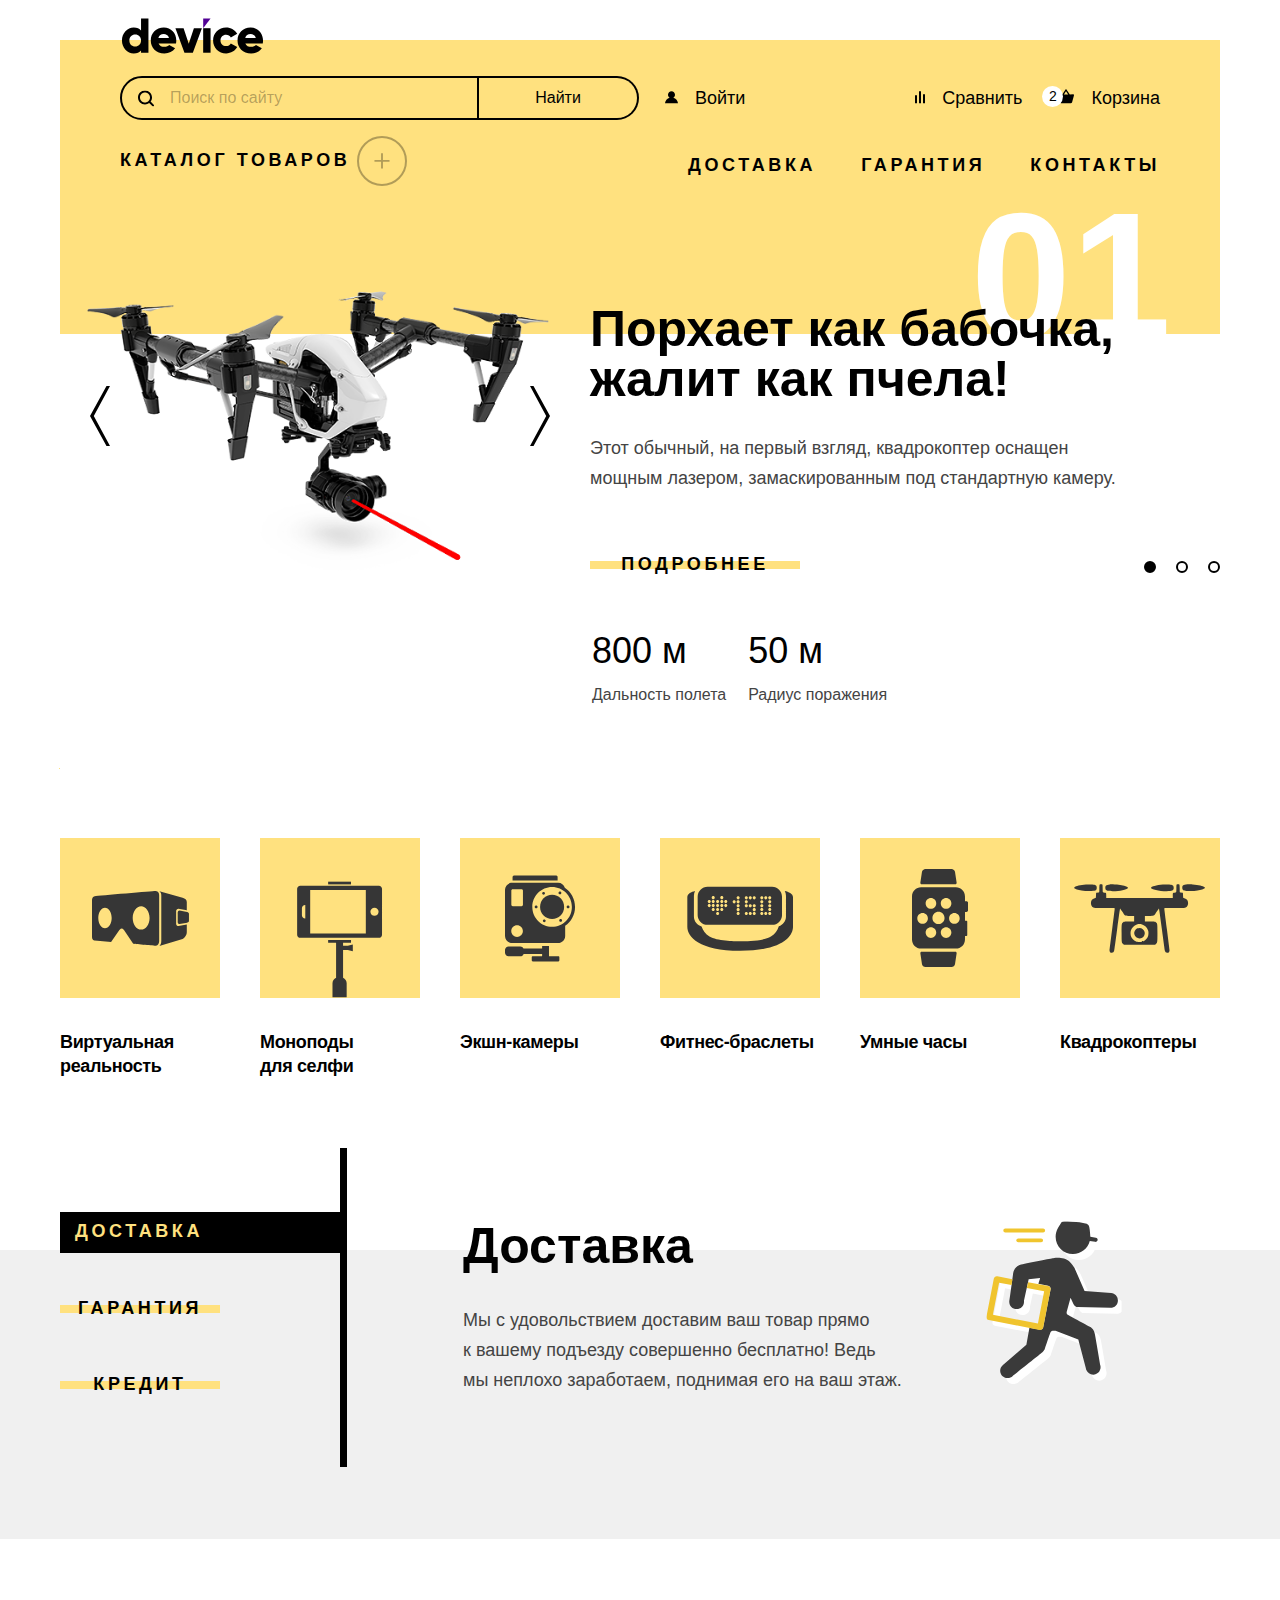
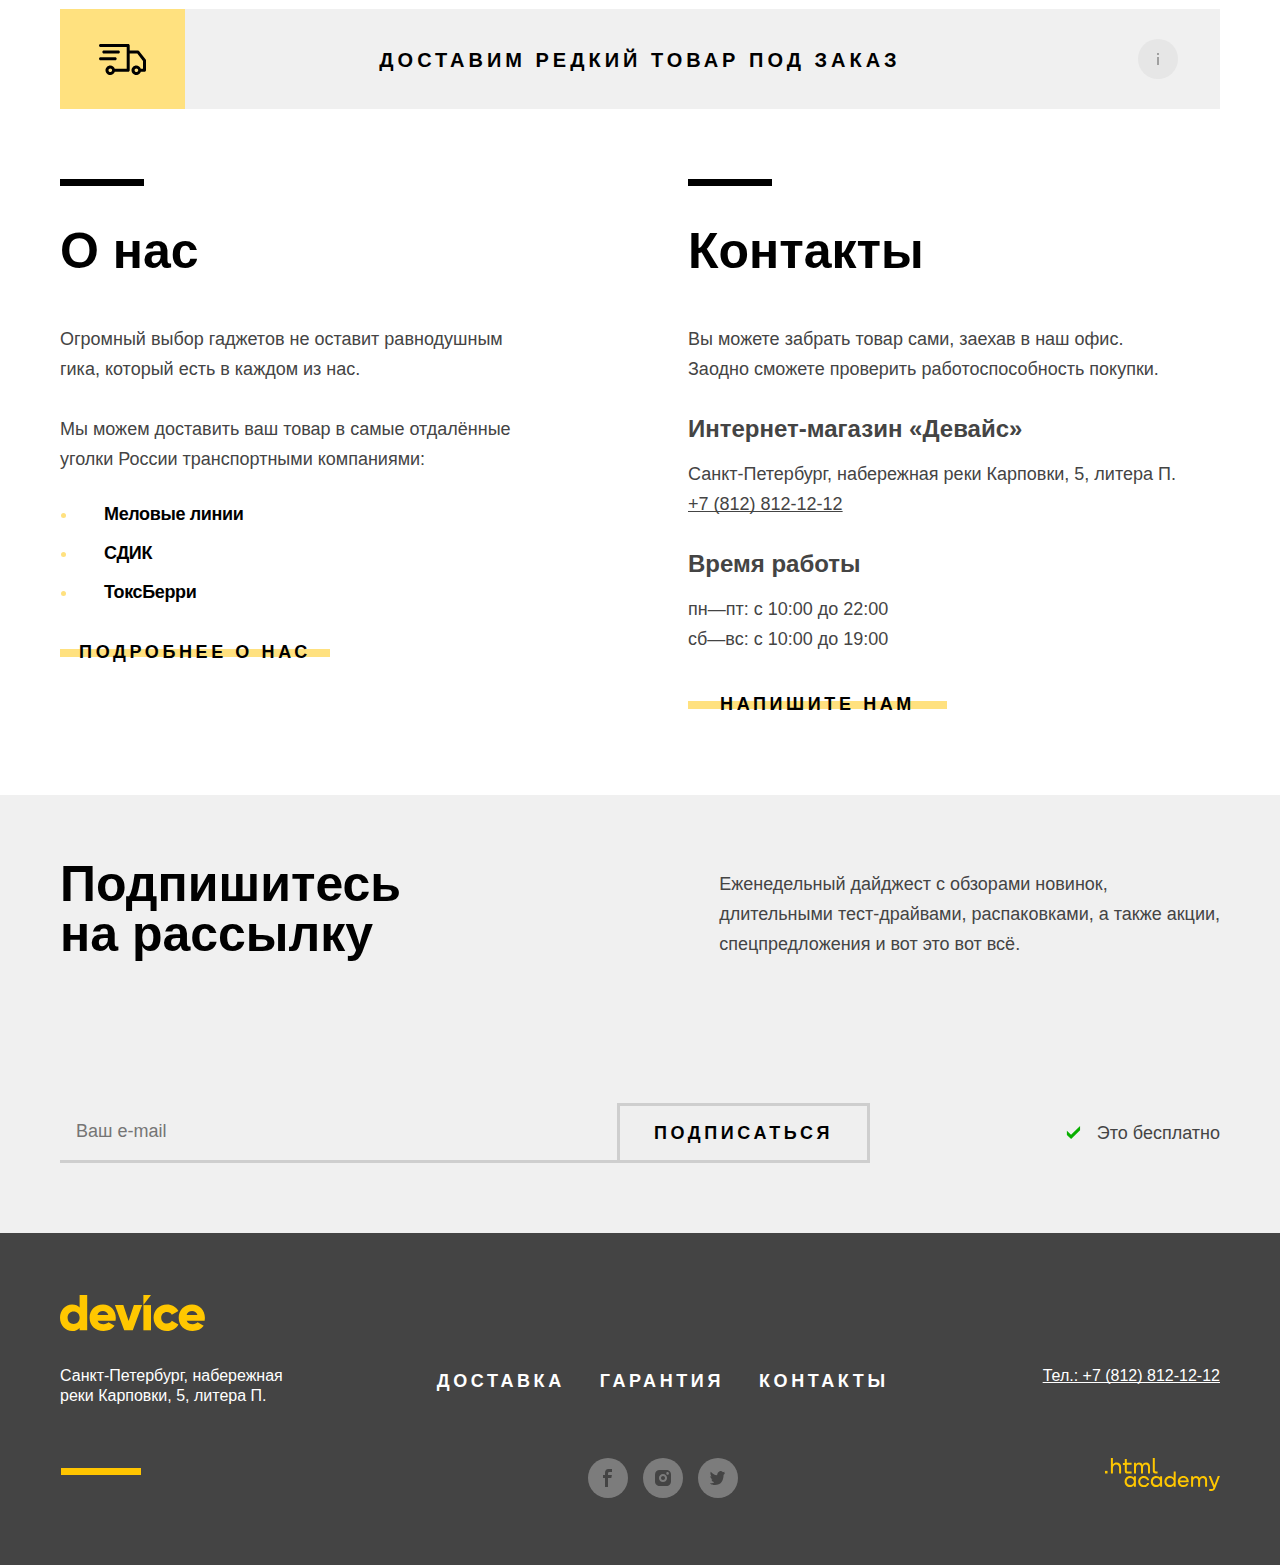
<file: index.html>
<!DOCTYPE html>
<html lang="ru">
  <head>
    <meta charset="UTF-8">
    <meta name="viewport" content="width=device-width, initial-scale=1.0">
    <link rel="stylesheet" href="styles/style.css">
    <link rel="icon" href="img/fav-ico.png" sizes="32x32" type="image/png">
    <title>device</title>
  </head>
  <body>
    <!-- Хедер -->
    <header class="page-header">

      <!-- Меню навигации -->
      <nav class="header-navigation">
        <a href="index.html" class="nav-logo">
          <img src="img/logo.svg" alt="Логотип сайта 'Девайс'" width="145" height="36">
        </a>

        <div class="navigation-wrapper">
          <!-- Форма навигации -->
          <form action="https://echo.htmlacademy.ru/" method="post" class="nav-search-form">
            <p class="nav-search">
              <label for="search-text" class="visually-hidden">Поиск</label>
              <input type="text" name="search-text" id="search-text" class="search" placeholder="Поиск по сайту">
              <button type="submit" class="search-btn">Найти</button>
            </p>
          </form>

          <!-- Меню пользователя -->
          <ul class="user-menu-list">
            <li class="user-menu-item">
              <a href="#" class="icon-button">
                <svg width="13" height="13" viewBox="0 0 13 13" aria-hidden="true">
                  <path d="M0 12.3569H13C12.8 9.75693 10.9 7.55693 8.3 6.85693C9.3 6.25693 10 5.15693 10 3.85693C10 1.95693 8.4 0.356934 6.5 0.356934C4.6 0.356934 3 1.95693 3 3.85693C3 5.15693 3.7 6.25693 4.7 6.85693C2.1 7.55693 0.2 9.75693 0 12.3569Z" fill="black"/>
                </svg>
                <span class="icon-button-name">Войти</span>
              </a>
            </li>
            <li class="user-menu-item">
              <a href="#" class="icon-button">
                <svg width="10" height="13" viewBox="0 0 10 13" aria-hidden="true">
                  <path d="M6 0.356934H4V12.3569H6V0.356934Z" fill="black"/>
                  <path d="M2 4.35693H0V12.3569H2V4.35693Z" fill="black"/>
                  <path d="M10 3.35693H8V12.3569H10V3.35693Z" fill="black"/>
                </svg>
                <span class="icon-button-name">Сравнить</span>
              </a>
            </li>
            <li class="user-menu-item">
              <a href="#" class="icon-button">
                <span class="icon-button-counter">2</span>
                <svg width="16" height="15" viewBox="0 0 16 15" aria-hidden="true">
                  <path d="M15.3 5.35693L11.8 5.55693L8.6 0.656934C8.5 0.456934 8.2 0.356934 8 0.356934C7.8 0.356934 7.5 0.456934 7.4 0.656934L4.2 5.55693H0.7C0.3 5.55693 0 5.85693 0 6.25693C0 6.35693 0 6.35693 0 6.45693L1.9 13.2569C2.1 13.9569 2.6 14.3569 3.3 14.3569H12.7C13.4 14.3569 13.9 13.9569 14.1 13.2569L16 6.35693C16 6.25693 16 6.25693 16 6.15693C16 5.75693 15.7 5.35693 15.3 5.35693ZM8 2.25693L10.2 5.45693H5.9L8 2.25693Z" fill="black"/>
                </svg>
                <span class="icon-button-name">Корзина</span>
              </a>

              <!-- Поповер -->
              <div class="popover popover-cart">
                <div class="popover-content">
                  <h2 class="visually-hidden">Корзина</h2>
                  <ul class="cart-list">
                    <li class="cart-item">
                      <a href="#" class="cart-item-link">
                        <p class="cart-item-title">
                          Любительская<br> селфи-палка
                        </p>
                      </a>
                      <button type="button" class="cart-btn">
                        <svg xmlns="http://www.w3.org/2000/svg" width="10" height="11" viewBox="0 0 10 11" fill="none">
                          <path d="M10 1.68692L9.09091 0.777832L5 4.86874L0.909091 0.777832L0 1.68692L4.09091 5.77783L0 9.86874L0.909091 10.7778L5 6.68692L9.09091 10.7778L10 9.86874L5.90909 5.77783L10 1.68692Z" fill="white"/>
                        </svg>
                        <span class="visually-hidden">Удалить из корзины</span>
                      </button>
                    </li>

                    <li class="cart-item">
                      <a href="#" class="cart-item-link">
                        <p class="cart-item-title">
                          Профессиональная<br> селфи-палка
                        </p>
                      </a>
                      <button type="button" class="cart-btn">
                        <svg xmlns="http://www.w3.org/2000/svg" width="10" height="11" viewBox="0 0 10 11" fill="none">
                          <path d="M10 1.68692L9.09091 0.777832L5 4.86874L0.909091 0.777832L0 1.68692L4.09091 5.77783L0 9.86874L0.909091 10.7778L5 6.68692L9.09091 10.7778L10 9.86874L5.90909 5.77783L10 1.68692Z" fill="white"/>
                        </svg>
                        <span class="visually-hidden">Удалить из корзины</span>
                      </button>
                    </li>
                  </ul>

                  <div class="popover-price">
                    <p class="popover-price-amount">Товаров: 2</p>
                    <p class="popover-price-sum">Сумма: 2000 ₽</p>
                  </div>

                  <button type="button" class="popover-btn">Открыть корзину</button>
                </div>
              </div>
            </li>
          </ul>


          <!-- Меню сайта -->
          <ul class="site-menu-list">
            <li class="site-menu-item">
              <details class="nav-select">
                <summary class="select-btn">Каталог товаров</summary>
                <ul class="select-menu">
                  <li>
                    <ul>
                      <li class="select-item">
                        <a href="#" class="select-option">Виртуальная реальность</a>
                      </li>
                      <li class="select-item">
                        <a href="catalog.html" class="select-option">Моноподы для cелфи</a>
                      </li>
                      <li class="select-item">
                        <a href="#" class="select-option">Экшн-камеры</a>
                      </li>
                    </ul>
                  </li>
                  <li>
                    <ul>
                      <li class="select-item">
                        <a href="#" class="select-option">Фитнес-браслеты</a>
                      </li>
                      <li class="select-item">
                        <a href="#" class="select-option">Умные часы</a>
                      </li>
                    </ul>
                  </li>
                  <li class="select-item">
                    <a href="#" class="select-option">Квадрокоптеры</a>
                  </li>
                </ul>
              </details>
            </li>
            <li class="site-menu-item">
              <a href="#" class="site-menu-link">Доставка</a>
            </li>
            <li class="site-menu-item">
              <a href="#" class="site-menu-link">Гарантия</a>
            </li>
            <li class="site-menu-item">
              <a href="#" class="site-menu-link">Контакты</a>
            </li>
          </ul>
        </div>
      </nav>
    </header>

    <!-- Основной контент -->
    <main class="main-page main-container">
        <h1 class="visually-hidden">Магазин техники и аксессуаров Девайс</h1>

        <!-- Карусель товаров -->
        <section class="show-card">
          <h2 class="visually-hidden">Примеры товаров</h2>
          <ol class="slider-list">
            <li class="slider-item">
              <div class="slider-left">
                <h3 class="visually-hidden">Квадрокоптер</h3>
                <img src="img/slider-1.png" alt="Пример квадрокоптера белого цвета с черными крыльями и лазером" class="slider-image" width="530" height="560">
                <div class="slider-controls">
                  <button class="slider-button slider-prev" type="button">
                    <span class="visually-hidden">Предыдущее фото</span>
                  </button>
                  <button class="slider-button slider-next" type="button">
                    <span class="visually-hidden">Следующее фото</span>
                  </button>
                </div>
              </div>
              <div class="slider-right">
                <p class="slider-title">Порхает&nbsp;как&nbsp;бабочка, жалит как пчела!</p>
                <p class="slider-text">Этот обычный, на первый взгляд, квадрокоптер оснащен<br> мощным лазером, замаскированным под стандартную камеру.</p>
                <div class="slider-wrapper">
                  <a href="#" class="slider-link button">Подробнее</a>
                  <ol class="slider-pagination">
                    <li class="slider-pagination-item">
                      <button type="button" class="slider-pagination-button slider-pagination-button-current">
                        <span class="visually-hidden">1 товар</span>
                      </button>
                    </li>
                    <li class="slider-pagination-item">
                      <button type="button" class="slider-pagination-button">
                        <span class="visually-hidden">2 товар</span>
                      </button>
                    </li>
                    <li class="slider-pagination-item">
                      <button type="button" class="slider-pagination-button">
                        <span class="visually-hidden">3 товар</span>
                      </button>
                    </li>
                  </ol>
                </div>
                <table>
                  <tbody class="slider-table">
                    <tr>
                      <td class="slider-advantages">800 м</td>
                      <td class="slider-advantages">50 м</td>
                    </tr>
                    <tr>
                      <td class="slider-description">Дальность полета</td>
                      <td class="slider-description">Радиус поражения</td>
                    </tr>
                  </tbody>
                </table>
              </div>
            </li>

            <li class="slider-item visually-hidden">
              <div class="slider-left">
                <h3 class="visually-hidden">Фитнес часы</h3>
                <img src="img/slider-2.png" alt="Пример фитнес часов с черным ребристым браслетом и маленьким экраном" class="slider-image" width="530" height="560">
                <div class="slider-controls">
                  <button class="slider-button slider-prev" type="button">
                    <span class="visually-hidden">Предыдущее фото</span>
                  </button>
                  <button class="slider-button slider-next" type="button">
                    <span class="visually-hidden">Следующее фото</span>
                  </button>
                </div>
              </div>
              <div class="slider-right">
                <p class="slider-title">Худеем<br> правильно!</p>
                <p class="slider-text">Мотивирующие фитнес-браслеты помогут найти в себе силы не пропускать занятия и соблюдать диету.</p>
                <div class="slider-wrapper">
                  <a href="#" class="slider-link button">Подробнее</a>
                  <ol class="slider-pagination">
                    <li class="slider-pagination-item">
                      <button type="button" class="slider-pagination-button">
                        <span class="visually-hidden">1 товар</span>
                      </button>
                    </li>
                    <li class="slider-pagination-item">
                      <button type="button" class="slider-pagination-button slider-pagination-button-current">
                        <span class="visually-hidden">2 товар</span>
                      </button>
                    </li>
                    <li class="slider-pagination-item">
                      <button type="button" class="slider-pagination-button">
                        <span class="visually-hidden">3 товар</span>
                      </button>
                    </li>
                  </ol>
                </div>
                <table class="slider-table">
                  <tbody>
                    <tr>
                      <td class="slider-advantages">48 часов</td>
                    </tr>
                    <tr>
                      <td class="slider-description">Без подзарядки</td>
                    </tr>
                  </tbody>
                </table>
              </div>
            </li>

            <li class="slider-item visually-hidden">
              <div class="slider-left">
                <h3 class="visually-hidden">Селфи-палка</h3>
                <img src="img/slider-3.png" alt="Пример 3 разных селфи-палок в разных положениях на триноге" class="slider-image" width="530" height="560">
                <div class="slider-controls">
                  <button class="slider-button slider-prev" type="button">
                    <span class="visually-hidden">Предыдущее фото</span>
                  </button>
                  <button class="slider-button slider-next" type="button">
                    <span class="visually-hidden">Следующее фото</span>
                  </button>
                </div>
              </div>
              <div class="slider-right">
                <p class="slider-title">Делай селфи,<br> как Бен Стиллер!</p>
                <p class="slider-text">Самая длинная палка для селфи доступна в нашем магазине. Восемь (Восемь, Карл!) метров длиной и весом всего 5 кг.</p>
                <div class="slider-wrapper">
                  <a href="#" class="slider-link button">Подробнее</a>
                  <ol class="slider-pagination">
                    <li class="slider-pagination-item">
                      <button type="button" class="slider-pagination-button">
                        <span class="visually-hidden">1 товар</span>
                      </button>
                    </li>
                    <li class="slider-pagination-item">
                      <button type="button" class="slider-pagination-button">
                        <span class="visually-hidden">2 товар</span>
                      </button>
                    </li>
                    <li class="slider-pagination-item">
                      <button type="button" class="slider-pagination-button slider-pagination-button-current">
                        <span class="visually-hidden">3 товар</span>
                      </button>
                    </li>
                  </ol>
                </div>
                <table class="slider-table">
                  <tbody>
                    <tr>
                      <td class="slider-advantages">8,5 м</td>
                      <td class="slider-advantages">5 кг</td>
                      <td class="slider-advantages">Карбон</td>
                    </tr>
                    <tr>
                      <td class="slider-description">Длина палки</td>
                      <td class="slider-description">Вес палки</td>
                      <td class="slider-description">Материал</td>
                    </tr>
                  </tbody>
                </table>
              </div>
            </li>
          </ol>
        </section>

         <!-- Список продаваемой продукции -->
        <section class="products">
          <h2 class="visually-hidden">Каталог продуктов</h2>
          <ul class="products-list">
            <li class="products-item">
              <a href="#" class="product-link product-link-vr">
                <h3 class="product-title ">Виртуальная реальность</h3>
              </a>
            </li>
            <li class="products-item">
              <a href="catalog.html" class="product-link product-link-self">
                <h3 class="product-title">Моноподы<br> для селфи</h3>
              </a>
            </li>
            <li class="products-item">
              <a href="#" class="product-link product-link-cam">
                <h3 class="product-title">Экшн-камеры</h3>
              </a>
            </li>
            <li class="products-item">
              <a href="#" class="product-link product-link-fitness">
                <h3 class="product-title">Фитнес-браслеты</h3>
              </a>
            </li>
            <li class="products-item">
              <a href="#" class="product-link product-link-clock">
                <h3 class="product-title">Умные часы</h3>
              </a>
            </li>
            <li class="products-item">
              <a href="#" class="product-link product-link-quadro">
                <h3 class="product-title">Квадрокоптеры</h3>
              </a>
            </li>
          </ul>
        </section>

         <!-- Условия -->
        <section class="conditions">
          <div class="conditions-inner">
            <h2 class="visually-hidden" hidden>Условия оплаты и доставки товаров</h2>
            <ul class="conditions-list">
              <li class="conditions-item">
                <button type="button" class="conditions-btn active-btn">Доставка</button>
              </li>
              <li class="conditions-item">
                <button type="button" class="conditions-btn button">Гарантия</button>
              </li>
              <li class="conditions-item">
                <button type="button" class="conditions-btn button">Кредит</button>
              </li>
            </ul>

            <div class="conditions-wrapper">
              <article class="condition condition-delivery">
                <h3 class="condition-title">Доставка</h3>
                <p class="condition-text">Мы с удовольствием доставим ваш товар прямо<br> к вашему подъезду совершенно бесплатно! Ведь<br> мы неплохо заработаем, поднимая его на ваш этаж.</p>
              </article>
              <article class="condition condition-guarantee" hidden>
                <h3 class="condition-title">Гарантия</h3>
                <p class="condition-text">Если из-за возгорания купленного у нас товара у вас<br> сгорит дом — не переживайте, мы выдадим вам новый.<br> Товар, не дом, конечно же.</p>
              </article>
              <article class="condition condition-credit" hidden>
                <h3 class="condition-title">Кредит</h3>
                <p class="condition-text">Залезть в долговую яму стало проще! Кредитные<br> консультанты подберут для вас наиболее выгодные<br> условия кредита. Выгодные для банка, разумеется.</p>
              </article>
            </div>
          </div>
        </section>

        <!-- Доставка -->
        <section class="delivery">
          <h2 class="visually-hidden">Доставка редкого товара</h2>
          <a href="#" class="delivery-link">Доставим редкий товар под заказ</a>
        </section>

        <!-- Разделы О нас и Контакты -->
        <div class="index-columns">
          <section class="about">
            <h2 class="about-title title">О нас</h2>
            <p class="about-text">Огромный выбор гаджетов не оставит равнодушным<br> гика, который есть в каждом из нас.</p>
            <p class="about-text">Мы можем доставить ваш товар в самые отдалённые<br> уголки России транспортными компаниями:</p>
            <ul class="about-list">
              <li class="about-item">Меловые линии</li>
              <li class="about-item">СДИК</li>
              <li class="about-item">ТоксБерри</li>
            </ul>
            <a href="#" class="about-link button">Подробнее о нас</a>
          </section>

          <section class="contacts">
            <h2 class="contacts-title title">Контакты</h2>
            <p class="contacts-text">Вы можете забрать товар сами, заехав в наш офис.<br> Заодно сможете проверить работоспособность покупки.</p>
            <h3 class="contacts-subtitle">Интернет-магазин «Девайс»</h3>
            <address class="contacts-address">
              <p class="contacts-address-text">Санкт-Петербург, набережная реки Карповки, 5, литера П.</p>
              <a class="contacts-phone" href="tel:+78128121212">+7 (812) 812-12-12</a>
            </address>
            <h3 class="contacts-subtitle">Время работы</h3>
            <ul class="contacts-shedule">
              <li class="contacts-shedule-item">пн—пт: с 10:00 до 22:00</li>
              <li class="contacts-shedule-item">сб—вс: с 10:00 до 19:00</li>
            </ul>
            <a href="#" class="contacts-link button">Напишите нам</a>
          </section>
        </div>

        <!-- Рассылка -->
        <section class="subscribe">
          <div class="subscribe-container">
            <h2 class="subscribe-title">Подпишитесь<br> на рассылку</h2>
            <p class="subscribe-description">Еженедельный дайджест с обзорами новинок,<br> длительными тест-драйвами, распаковками, а также акции,<br> спецпредложения и вот это вот всё.</p>

            <form class="subscribe-form" action="https://echo.htmlacademy.ru/" method="post">
              <label class="subscribe-field field">
                <span class="visually-hidden">Ваш e-mail</span>
                <input class="field-input" type="email" name="email" placeholder="Ваш e-mail">
              </label>
              <button class="subscribe-button" type="submit">Подписаться</button>
            </form>
            <span>Это бесплатно</span>
          </div>
        </section>
    </main>

    <!-- Футер -->
    <footer class="page-footer">
      <div class="page-footer-container">
        <a href="index.html" class="footer-logo">
          <img src="img/foot-logo.svg" alt="Логотип сайта 'Девайс'" width="145" height="36">
        </a>

        <address class="footer-address">
          <p class="footer-text">Санкт-Петербург, набережная<br> реки Карповки, 5, литера П.</p>
        </address>

        <a href="tel:+78128121212" class="footer-phone">Тел.: +7 (812) 812-12-12</a>

        <ul class="footer-about-list">
          <li class="footer-about-item">
            <a href="#" class="footer-about-link">Доставка</a>
          </li>
          <li class="footer-about-item">
            <a href="#" class="footer-about-link">Гарантия</a>
          </li>
          <li class="footer-about-item">
            <a href="#" class="footer-about-link">Контакты</a>
          </li>
        </ul>

        <ul class="social-list">
          <li class="social-item">
            <a href="#" class="social-link social-link-fb">
              <span class="visually-hidden">Фейсбук</span>
              <svg width="9" height="18" viewBox="0 0 9 18" fill="none" xmlns="http://www.w3.org/2000/svg">
                <path d="M6.5 3H9V0H5.6C2.8 0 2 1.7 2 4.2V6H0V9H2V18H5V9H8.3L8.9 6H5V4.5C5 3.7 5.3 3 6.5 3Z" fill="#444444"/>
              </svg>
            </a>
          </li>
          <li class="social-item">
            <a href="#" class="social-link social-link-insta">
              <span class="visually-hidden">Инстаграм</span>
              <svg width="16" height="16" viewBox="0 0 16 16" fill="none" xmlns="http://www.w3.org/2000/svg">
                <path d="M8 10C9.10457 10 10 9.10457 10 8C10 6.89543 9.10457 6 8 6C6.89543 6 6 6.89543 6 8C6 9.10457 6.89543 10 8 10Z" fill="#444444"/>
                <path d="M14.7 1.3C13.8 0.4 12.7 0 11.3 0H4.7C1.9 0 0 1.9 0 4.7V11.3C0 12.7 0.4 13.9 1.4 14.7C2.3 15.6 3.4 16 4.7 16H11.3C12.7 16 13.9 15.6 14.7 14.7C15.5 13.8 16 12.7 16 11.3V4.7C16 3.3 15.6 2.1 14.7 1.3ZM8 12.1C5.8 12.1 3.9 10.3 3.9 8C3.9 5.7 5.8 3.9 8 3.9C10.2 3.9 12.1 5.7 12.1 8C12.1 10.3 10.2 12.1 8 12.1ZM12.6 4.7C11.9 4.7 11.3 4.2 11.3 3.4C11.3 2.6 11.8 2.1 12.6 2.1C13.3 2.1 13.9 2.7 13.9 3.4C13.9 4.1 13.3 4.7 12.6 4.7Z" fill="#444444"/>
              </svg>
            </a>
          </li>
          <li class="social-item">
            <a href="#" class="social-link social-link-tw">
              <span class="visually-hidden">Твиттер</span>
              <svg width="15" height="15" viewBox="0 0 15 15" fill="none" xmlns="http://www.w3.org/2000/svg">
                <path d="M9.7 0.155143C11.2 -0.344857 12.3 0.455143 12.9 1.25514C13.4 1.05514 14 0.855143 14.6 0.655143C14.6 1.45514 14.1 2.05514 13.8 2.25514C14.5 2.45514 15 1.85514 15 1.85514C14.9 2.75514 14.1 3.55514 13.6 3.75514C13.4 10.0551 10.8 14.1551 4.7 14.0551C4.2 14.0551 4.8 14.0551 4.3 14.0551C4 14.0551 0.6 13.6551 0 12.2551C2 12.4551 3.4 11.8551 4.1 11.1551C3.3 10.8551 1.7 10.7551 1.5 8.35514C1.8 8.55514 2 8.65514 2.6 8.55514C1.5 7.75514 0.3 7.05514 0.4 5.05514C0.7 5.35514 1.3 5.55514 1.6 5.45514C1 5.25514 -0.2 2.35514 0.8 0.855143C2.4 2.55514 4.1 4.25514 7.1 4.35514C7.3 2.25514 8.1 0.855143 9.7 0.155143Z" fill="#444444"/>
              </svg>
            </a>
          </li>
        </ul>

        <a href="https://htmlacademy.ru/" class="footer-developer">
          <span class="visually-hidden">Разработано HTML Academy</span>
          <svg width="115" height="33" viewBox="0 0 115 33" aria-hidden="true">
            <path d="M0 12.9V15.5H2.5V12.9H0Z"/>
            <path d="M11.6 4.5C10 4.5 8.8 5.2 8 6.2H7.9V0H5.9V15.5H7.9V10.2C7.9 8.1 9.2 6.6 11.2 6.6C13 6.6 14.1 8 14.1 9.8V15.5H16.1V9.4C16.2 6.4 14.3 4.5 11.6 4.5Z"/>
            <path d="M26.6 4.8H21.8V1.1H19.8V4.9H17.9V6.9H19.8V12.9C19.8 14.6 20.8 15.6 22.5 15.6H26.6V13.6H22.9C22.2 13.6 21.8 13.2 21.8 12.5V6.8H26.6V4.8Z"/>
            <path d="M41.1 4.6C39.5 4.6 38.2 5.4 37.6 6.7H37.5C36.9 5.5 35.7 4.6 34.1 4.6C32.7 4.6 31.6 5.4 31 6.4H30.9V4.8H29V15.4H31V10C31 8 32 6.5 33.6 6.5C35.1 6.5 36 7.5 36 9.1V15.4H38V9.8C38 7.4 39.4 6.5 40.6 6.5C42.1 6.5 43 7.5 43 9.1V15.4H45V8.9C45.1 6.4 43.6 4.6 41.1 4.6Z"/>
            <path d="M47.8 12.7C47.8 14.4 48.8 15.4 50.6 15.4H52.6V13.4H50.9C50.2 13.4 49.8 13 49.8 12.3V0H47.8V12.7Z"/>
            <path d="M28.9 19.7C28 18.6 26.7 17.9 25 17.9C21.9 17.9 19.6 20.2 19.6 23.5C19.6 26.8 21.9 29.1 25 29.1C26.8 29.1 28 28.3 28.8 27.2H28.9V28.8H30.9V18.2H28.9V19.7ZM25.3 27.1C23.1 27.1 21.7 25.5 21.7 23.5C21.7 21.5 23.1 19.9 25.3 19.9C27.5 19.9 28.9 21.5 28.9 23.5C28.9 25.4 27.5 27.1 25.3 27.1Z"/>
            <path d="M44.2 22C43.7 19.6 41.6 17.9 38.8 17.9C35.4 17.9 33.2 20.4 33.2 23.5C33.2 26.6 35.4 29.1 38.8 29.1C41.6 29.1 43.7 27.3 44.2 24.9H42.1C41.7 26.2 40.4 27.2 38.8 27.2C36.6 27.2 35.2 25.6 35.2 23.6C35.2 21.6 36.6 20 38.8 20C40.4 20 41.6 21 42.1 22.2H44.2V22Z"/>
            <path d="M55.1 19.7C54.2 18.6 52.9 17.9 51.2 17.9C48.1 17.9 45.8 20.2 45.8 23.5C45.8 26.8 48.1 29.1 51.2 29.1C53 29.1 54.2 28.3 55 27.2H55.1V28.8H57.1V18.2H55.1V19.7ZM51.5 27.1C49.3 27.1 47.9 25.5 47.9 23.5C47.9 21.5 49.3 19.9 51.5 19.9C53.7 19.9 55.1 21.5 55.1 23.5C55.1 25.4 53.6 27.1 51.5 27.1Z"/>
            <path d="M68.7 19.8C67.8 18.7 66.5 17.9 64.8 17.9C61.7 17.9 59.4 20.2 59.4 23.5C59.4 26.8 61.6 29.1 64.8 29.1C66.5 29.1 67.8 28.3 68.6 27.3H68.7V28.8H70.7V13.4H68.7V19.8ZM65.1 27.1C62.9 27.1 61.5 25.5 61.5 23.5C61.5 21.5 62.9 19.9 65.1 19.9C67.3 19.9 68.7 21.5 68.7 23.5C68.6 25.5 67.2 27.1 65.1 27.1Z"/>
            <path d="M78.3 17.9C75 17.9 72.8 20.4 72.8 23.5C72.8 26.5 74.9 29.1 78.3 29.1C80.8 29.1 82.8 27.8 83.5 25.5H81.4C80.9 26.5 79.8 27.1 78.4 27.1C76.5 27.1 75.1 25.8 75 24.2H83.8C84 20.6 81.8 17.9 78.3 17.9ZM78.3 19.8C80 19.8 81.3 20.8 81.6 22.4H75.1C75.4 20.9 76.6 19.8 78.3 19.8Z"/>
            <path d="M98.2 17.9C96.6 17.9 95.3 18.7 94.6 19.9H94.5C93.9 18.7 92.7 17.9 91.1 17.9C89.7 17.9 88.6 18.6 88 19.7V18.2H86.1V28.8H88.1V23.4C88.1 21.4 89.1 20 90.7 19.9C92.2 19.9 93.1 20.9 93.1 22.5V28.8H95.1V23.2C95.1 20.8 96.5 19.9 97.7 19.9C99.2 19.9 100.1 20.9 100.1 22.5V28.8H102.1V22.3C102.2 19.7 100.7 17.9 98.2 17.9Z"/>
            <path d="M109.4 27L105.8 18.1H103.6L108.4 29.7C108.1 30.6 107.7 30.9 106.7 30.9H104.2V32.9H106.7C108.5 32.9 109.5 32.1 110.2 30.3L114.9 18.1H112.8L109.4 27Z"/>
          </svg>
        </a>
      </div>
    </footer>

    <section class="modal">
      <div class="modal-container">
        <h2 class="modal-title">Доставка под заказ</h2>
        <button type="button" class="modal-close">
          <span class="visually-hidden">Закрыть окно</span>
        </button>
        <form action="https://echo.htmlacademy.ru/" method="post" class="modal-content delivery-form">
          <div class="delivery-first">
            <div class="delivery-form-name field field-delivery">
              <label for="delivery-name" class="field-title">Ваше имя:</label>
              <input type="text" id="delivery-name" name="delivery-name" class="field-input" placeholder="Введите имя">
            </div>

            <div class="delivery-form-mail field field-delivery">
              <label for="delivery-mail" class="field-title">Ваш e-mail:</label>
              <input type="email" name="delivery-mail" id="delivery-mail" class="field-input" placeholder="Введите ваш E-mail" value="почта">
              <span class="field-message">Забавный у вас адрес</span>
            </div>
          </div>

          <div class="delivery-second">
            <div class="delivery-form-order field field-delivery">
              <label for="delivery-order" class="field-title">Что нужно привезти:</label>
              <input type="text" name="delivery-order" id="delivery-order" class="field-input" placeholder="В свободной форме">
            </div>

            <div class="delivery-form-amount field field-delivery">
              <span class="field-title field-title-info">
                <label for="amount">Количество:</label>
                <span id="amount-info" class="field-info">
                  <span class="field-info-text">
                    Постараемся найти, сколько нужно. Привезём сколько получится по требованиям к провозу багажа.
                  </span>
                </span>
              </span>
              <div class="field-number number">
                <button type="button" class="number-button number-button-minus">
                  <span class="visually-hidden">Уменьшить количество</span>
                </button>
                <input type="number" class="number-input field-input" id="amount" name="amount" aria-describedby="amount-info" placeholder="0" value="1" min="0" step="1">
                <button type="button" class="number-button number-button-plus">
                  <span class="visually-hidden">Увеличить количество</span>
                </button>
              </div>
            </div>
          </div>

          <button type="submit" class="delivery-form-btn button">Отправить</button>
        </form>
      </div>
    </section>
  </body>
</html>
</file>
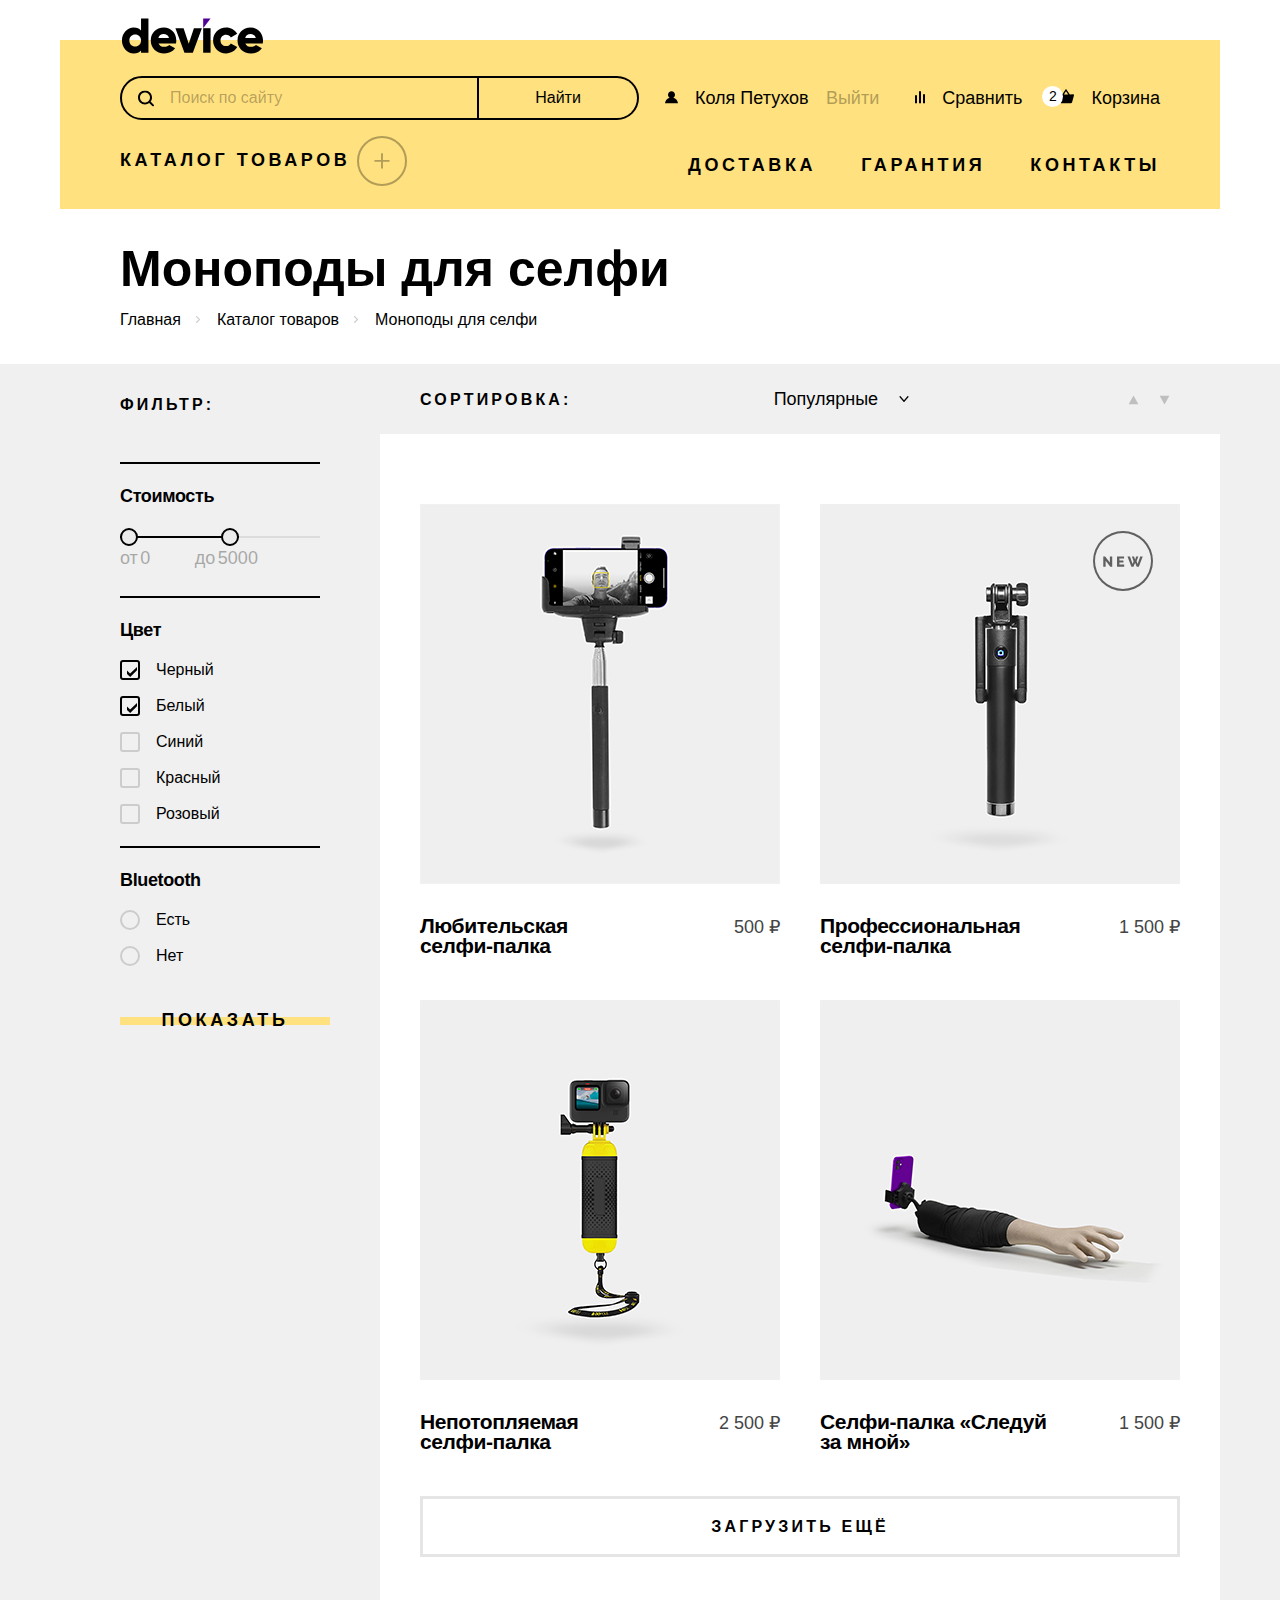
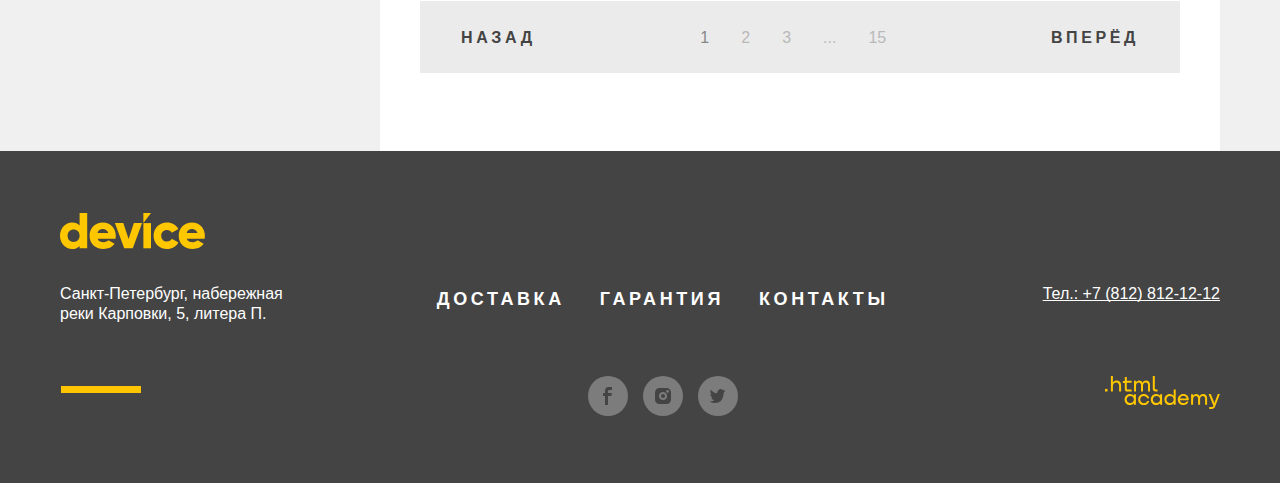
<file: catalog.html>
<!DOCTYPE html>
<html lang="ru">
  <head>
    <meta charset="UTF-8">
    <meta name="viewport" content="width=device-width, initial-scale=1.0">
    <link rel="stylesheet" href="styles/style.css">
    <link rel="icon" href="img/fav-ico.png" sizes="32x32" type="image/png">
    <title>Моноподы для селфи</title>
  </head>
  <body>
    <!-- Хедер -->
    <header class="page-header">

      <!-- Меню навигации -->
      <nav class="header-navigation header-navigation-catalog">
        <a href="index.html" class="nav-logo">
          <img src="img/logo.svg" alt="Логотип сайта 'Девайс'" width="145" height="36">
        </a>

        <div class="navigation-wrapper">
          <!-- Форма навигации -->
          <form action="https://echo.htmlacademy.ru/" method="post" class="nav-search-form">
            <p class="nav-search">
              <label for="search-text" class="visually-hidden">Поиск</label>
              <input type="text" name="search-text" id="search-text" class="search" placeholder="Поиск по сайту">
              <button type="submit" class="search-btn">Найти</button>
            </p>
          </form>

          <!-- Меню пользователя -->
          <ul class="user-menu-list">
            <li class="user-menu-item">
              <a href="#" class="icon-button">
                <svg width="13" height="13" viewBox="0 0 13 13" aria-hidden="true">
                  <path d="M0 12.3569H13C12.8 9.75693 10.9 7.55693 8.3 6.85693C9.3 6.25693 10 5.15693 10 3.85693C10 1.95693 8.4 0.356934 6.5 0.356934C4.6 0.356934 3 1.95693 3 3.85693C3 5.15693 3.7 6.25693 4.7 6.85693C2.1 7.55693 0.2 9.75693 0 12.3569Z" fill="black"/>
                </svg>
                <span class="icon-button-name">Коля Петухов</span>
              </a>
            </li>
            <li class="user-menu-item">
              <a href="#" class="icon-button icon-button-exit">
                <span class="icon-button-name">Выйти</span>
              </a>
            </li>
            <li class="user-menu-item">
              <a href="#" class="icon-button">
                <svg width="10" height="13" viewBox="0 0 10 13" aria-hidden="true">
                  <path d="M6 0.356934H4V12.3569H6V0.356934Z" fill="black"/>
                  <path d="M2 4.35693H0V12.3569H2V4.35693Z" fill="black"/>
                  <path d="M10 3.35693H8V12.3569H10V3.35693Z" fill="black"/>
                </svg>
                <span class="icon-button-name">Сравнить</span>
              </a>
            </li>
            <li class="user-menu-item">
              <a href="#" class="icon-button">
                <span class="icon-button-counter">2</span>
                <svg width="16" height="15" viewBox="0 0 16 15" aria-hidden="true">
                  <path d="M15.3 5.35693L11.8 5.55693L8.6 0.656934C8.5 0.456934 8.2 0.356934 8 0.356934C7.8 0.356934 7.5 0.456934 7.4 0.656934L4.2 5.55693H0.7C0.3 5.55693 0 5.85693 0 6.25693C0 6.35693 0 6.35693 0 6.45693L1.9 13.2569C2.1 13.9569 2.6 14.3569 3.3 14.3569H12.7C13.4 14.3569 13.9 13.9569 14.1 13.2569L16 6.35693C16 6.25693 16 6.25693 16 6.15693C16 5.75693 15.7 5.35693 15.3 5.35693ZM8 2.25693L10.2 5.45693H5.9L8 2.25693Z" fill="black"/>
                </svg>
                <span class="icon-button-name">Корзина</span>
              </a>
            </li>
          </ul>


          <!-- Меню сайта -->
          <ul class="site-menu-list">
            <li class="site-menu-item">
              <details class="nav-select">
                <summary class="select-btn">Каталог товаров</summary>
                <ul class="select-menu">
                  <li>
                    <ul>
                      <li class="select-item">
                        <a href="#" class="select-option">Виртуальная реальность</a>
                      </li>
                      <li class="select-item">
                        <a href="catalog.html" class="select-option select-option-active">Моноподы для cелфи</a>
                      </li>
                      <li class="select-item">
                        <a href="#" class="select-option">Экшн-камеры</a>
                      </li>
                    </ul>
                  </li>
                  <li>
                    <ul>
                      <li class="select-item">
                        <a href="#" class="select-option">Фитнес-браслеты</a>
                      </li>
                      <li class="select-item">
                        <a href="#" class="select-option">Умные часы</a>
                      </li>
                    </ul>
                  </li>
                  <li class="select-item">
                    <a href="#" class="select-option">Квадрокоптеры</a>
                  </li>
                </ul>
              </details>
            </li>
            <li class="site-menu-item">
              <a href="#" class="site-menu-link">Доставка</a>
            </li>
            <li class="site-menu-item">
              <a href="#" class="site-menu-link">Гарантия</a>
            </li>
            <li class="site-menu-item">
              <a href="#" class="site-menu-link">Контакты</a>
            </li>
          </ul>
        </div>
      </nav>
    </header>


    <!-- Основной контент -->
    <main class="main-page main-container">

      <!-- Хедер каталога -->
      <header class="inner-header">
        <h1 class="main-title">Моноподы для селфи</h1>
        <ul class="breadcrumbs-list">
          <li class="breadcrumbs-item">
            <a href="index.html" class="breadcrumbs-link">Главная</a>
          </li>
          <li class="breadcrumbs-item">
            <a href="#" class="breadcrumbs-link">Каталог товаров</a>
          </li>
          <li class="breadcrumbs-item">
            <a href="#" class="breadcrumbs-link">Моноподы для селфи</a>
          </li>
        </ul>
      </header>

      <!-- Каталог продуктов -->
      <div class="page-container">
        <section class="catalog-products">
          <h2 class="visually-hidden">Список товаров с фильтрами</h2>
          <!-- Фильтры для поиска -->
          <form action="https://echo.htmlacademy.ru/" method="get" class="catalog-filter" id="catalog">
            <label class="catalog-filter-name">фильтр:</label>

            <fieldset class="catalog-filter-group">
              <legend class="catalog-filter-title">Стоимость</legend>

              <!-- Диапазон -->
              <div class="range">
                <div class="range-scale">
                  <div class="range-bar">
                    <button type="button" class="range-toggle toggle-min">
                      <span class="visually-hidden">Изменить минимальную цену.</span>
                    </button>
                    <button type="button" class="range-toggle toggle-max">
                      <span class="visually-hidden">Изменить максимальную цену.</span>
                    </button>
                  </div>

                  <div class="range-wrapper-inputs">
                    <label class="catalog-filter-label">
                      от <input type="number" name="min-price" value="0" class="catalog-filter-input">
                    </label>
                    <label class="catalog-filter-label">
                      до <input type="number" name="max-price" value="5000" class="catalog-filter-input">
                    </label>
                  </div>
                </div>
              </div>
            </fieldset>

            <!-- Чекбокс -->
            <fieldset class="catalog-filter-group">
              <legend class="catalog-filter-title">Цвет</legend>
              <ul class="catalog-filter-list">
                <li class="catalog-filter-item">
                  <label class="control">
                    <input type="checkbox" class="visually-hidden control-input" name="black" checked>
                    <span class="control-mark"></span>
                    <span class="control-label">Черный</span>
                  </label>
                </li>
                <li class="catalog-filter-item">
                  <label class="control">
                    <input type="checkbox" class="visually-hidden control-input" name="white" checked>
                    <span class="control-mark"></span>
                    <span class="control-label">Белый</span>
                  </label>
                </li>
                <li class="catalog-filter-item">
                  <label class="control">
                    <input type="checkbox" class="visually-hidden control-input" name="blue">
                    <span class="control-mark"></span>
                    <span class="control-label">Синий</span>
                  </label>
                </li>
                <li class="catalog-filter-item">
                  <label class="control">
                    <input type="checkbox" class="visually-hidden control-input" name="red">
                    <span class="control-mark"></span>
                    <span class="control-label">Красный</span>
                  </label>
                </li>
                <li class="catalog-filter-item">
                  <label class="control">
                    <input type="checkbox" class="visually-hidden control-input" name="pink">
                    <span class="control-mark"></span>
                    <span class="control-label">Розовый</span>
                  </label>
                </li>
              </ul>
            </fieldset>

            <fieldset class="catalog-filter-group">
              <legend class="catalog-filter-title">Bluetooth</legend>
              <!-- Радиокнопки -->
              <ul class="catalog-filter-list">
                <li class="catalog-filter-item">
                  <label class="control">
                    <input type="radio" class="visually-hidden control-input" name="Bluetooth" value="yes">
                    <span class="control-mark"></span>
                    <span class="control-label">Есть</span>
                  </label>
                </li>
                <li class="catalog-filter-item">
                  <label class="control">
                    <input type="radio" class="visually-hidden control-input" name="Bluetooth" value="no">
                    <span class="control-mark"></span>
                    <span class="control-label">Нет</span>
                  </label>
                </li>
              </ul>
            </fieldset>

            <button type="submit" class="button">Показать</button>
          </form>

          <div class="catalog-right-column">
            <!-- Сортировка -->
            <div class="sorting-container">
              <form class="sorting">
                <div class="select">
                  <label for="sorting" class="sorting-label">Сортировка:</label>
                  <select name="sorting" id="sorting" class="select-control">
                    <option value="popular">Популярные</option>
                    <option value="cheap">Дешёвые</option>
                    <option value="expansive">Дорогие</option>
                  </select>
                </div>
              </form>

              <a href="#" class="card-toggle">
                <svg width="11" height="10" viewBox="0 0 12 10" aria-hidden="true" class="card-toggle-icon">
                  <g opacity="1" clip-path="url(#clip0_71498_700)">
                    <path d="M6 0L11.5 10H0.5"/>
                  </g>
                  <defs>
                    <clipPath id="clip0_71498_700">
                      <rect width="11" height="10" fill="white" transform="translate(0.5)"/>
                    </clipPath>
                  </defs>
                </svg>
                <span class="visually-hidden">Вверх</span>
              </a>
              <a href="#" class="card-toggle">
                <svg width="11" height="10" viewBox="0 0 12 10" aria-hidden="true" class="card-toggle-icon">
                  <g opacity="1" clip-path="url(#clip0_71498_703)">
                    <path d="M6 10L0.499999 9.61651e-07L11.5 0"/>
                  </g>
                  <defs>
                    <clipPath id="clip0_71498_703">
                      <rect width="11" height="10" fill="white" transform="translate(11.5 10) rotate(180)"/>
                    </clipPath>
                  </defs>
                </svg>
                <span class="visually-hidden">Вниз</span>
              </a>
            </div>

            <!-- Список продукции -->
            <div class="catalog-products-wrapper">
              <ul class="catalog-products-list">
                <li class="catalog-products-item">
                  <a href="#" class="catalog-product-link">
                    <img src="img/content/product-1.jpg" alt="" width="360" height="380">
                    <h3 class="products-title">Любительская<br>
                      селфи-палка</h3>
                    <span class="products-price">500 ₽</span>
                  </a>
                  <span class="product-button button">Подробнее</span>
                </li>
                <li class="catalog-products-item catalog-products-item-new">
                  <a href="#" class="catalog-product-link">
                    <img src="img/content/product-2.jpg" alt="" width="360" height="380">
                    <h3 class="products-title">Профессиональная селфи-палка </h3>
                    <span class="products-price">1 500 ₽</span>
                  </a>
                  <span class="product-button button">Подробнее</span>
                </li>
                <li class="catalog-products-item">
                  <a href="#" class="catalog-product-link">
                    <img src="img/content/product-3.jpg" alt="" width="360" height="380">
                    <h3 class="products-title">Непотопляемая
                      селфи-палка</h3>
                    <span class="products-price">2 500 ₽</span>
                  </a>
                  <span class="product-button button">Подробнее</span>
                </li>
                <li class="catalog-products-item">
                  <a href="#" class="catalog-product-link">
                    <img src="img/content/product-4.jpg" alt="" width="360" height="380">
                    <h3 class="products-title">Селфи-палка «Следуй за мной»</h3>
                    <span class="products-price">1 500 ₽</span>
                  </a>
                  <span class="product-button button">Подробнее</span>
                </li>
              </ul>

              <!-- Кнопка загрузки больше -->
              <button class="show-more-button" type="button">Загрузить ещё</button>

              <!-- Пагинация -->
              <div class="pagination-container">
                <ul class="pagination-list">
                  <li class="pagination-item pagination-prev">
                    <a href="#" class="pagination-link">Назад</a>
                  </li>
                  <li class="pagination-item pagination-item-active">
                    <a href="#" class="pagination-link">1</a>
                  </li>
                  <li class="pagination-item">
                    <a href="#" class="pagination-link">2</a>
                  </li>
                  <li class="pagination-item">
                    <a href="#" class="pagination-link">3</a>
                  </li>
                  <li class="pagination-item">
                    <a href="#" class="pagination-link">...</a>
                  </li>
                  <li class="pagination-item">
                    <a href="#" class="pagination-link">15</a>
                  </li>
                  <li class="pagination-item pagination-next">
                    <a href="#" class="pagination-link">Вперёд</a>
                  </li>
                </ul>
              </div>
            </div>
          </div>
        </section>
      </div>
    </main>

    <!-- Футер -->
    <footer class="page-footer">
      <div class="page-footer-container">
        <a href="index.html" class="footer-logo">
          <img src="img/foot-logo.svg" alt="Логотип сайта 'Девайс'" width="145" height="36">
        </a>

        <address class="footer-address">
          <p class="footer-text">Санкт-Петербург, набережная<br> реки Карповки, 5, литера П.</p>
        </address>

        <a href="tel:+78128121212" class="footer-phone">Тел.: +7 (812) 812-12-12</a>

        <ul class="footer-about-list">
          <li class="footer-about-item">
            <a href="#" class="footer-about-link">Доставка</a>
          </li>
          <li class="footer-about-item">
            <a href="#" class="footer-about-link">Гарантия</a>
          </li>
          <li class="footer-about-item">
            <a href="#" class="footer-about-link">Контакты</a>
          </li>
        </ul>

        <ul class="social-list">
          <li class="social-item">
            <a href="#" class="social-link social-link-fb">
              <span class="visually-hidden">Фейсбук</span>
              <svg width="9" height="18" viewBox="0 0 9 18" fill="none" xmlns="http://www.w3.org/2000/svg">
                <path d="M6.5 3H9V0H5.6C2.8 0 2 1.7 2 4.2V6H0V9H2V18H5V9H8.3L8.9 6H5V4.5C5 3.7 5.3 3 6.5 3Z" fill="#444444"/>
              </svg>
            </a>
          </li>
          <li class="social-item">
            <a href="#" class="social-link social-link-insta">
              <span class="visually-hidden">Инстаграм</span>
              <svg width="16" height="16" viewBox="0 0 16 16" fill="none" xmlns="http://www.w3.org/2000/svg">
                <path d="M8 10C9.10457 10 10 9.10457 10 8C10 6.89543 9.10457 6 8 6C6.89543 6 6 6.89543 6 8C6 9.10457 6.89543 10 8 10Z" fill="#444444"/>
                <path d="M14.7 1.3C13.8 0.4 12.7 0 11.3 0H4.7C1.9 0 0 1.9 0 4.7V11.3C0 12.7 0.4 13.9 1.4 14.7C2.3 15.6 3.4 16 4.7 16H11.3C12.7 16 13.9 15.6 14.7 14.7C15.5 13.8 16 12.7 16 11.3V4.7C16 3.3 15.6 2.1 14.7 1.3ZM8 12.1C5.8 12.1 3.9 10.3 3.9 8C3.9 5.7 5.8 3.9 8 3.9C10.2 3.9 12.1 5.7 12.1 8C12.1 10.3 10.2 12.1 8 12.1ZM12.6 4.7C11.9 4.7 11.3 4.2 11.3 3.4C11.3 2.6 11.8 2.1 12.6 2.1C13.3 2.1 13.9 2.7 13.9 3.4C13.9 4.1 13.3 4.7 12.6 4.7Z" fill="#444444"/>
              </svg>
            </a>
          </li>
          <li class="social-item">
            <a href="#" class="social-link social-link-tw">
              <span class="visually-hidden">Твиттер</span>
              <svg width="15" height="15" viewBox="0 0 15 15" fill="none" xmlns="http://www.w3.org/2000/svg">
                <path d="M9.7 0.155143C11.2 -0.344857 12.3 0.455143 12.9 1.25514C13.4 1.05514 14 0.855143 14.6 0.655143C14.6 1.45514 14.1 2.05514 13.8 2.25514C14.5 2.45514 15 1.85514 15 1.85514C14.9 2.75514 14.1 3.55514 13.6 3.75514C13.4 10.0551 10.8 14.1551 4.7 14.0551C4.2 14.0551 4.8 14.0551 4.3 14.0551C4 14.0551 0.6 13.6551 0 12.2551C2 12.4551 3.4 11.8551 4.1 11.1551C3.3 10.8551 1.7 10.7551 1.5 8.35514C1.8 8.55514 2 8.65514 2.6 8.55514C1.5 7.75514 0.3 7.05514 0.4 5.05514C0.7 5.35514 1.3 5.55514 1.6 5.45514C1 5.25514 -0.2 2.35514 0.8 0.855143C2.4 2.55514 4.1 4.25514 7.1 4.35514C7.3 2.25514 8.1 0.855143 9.7 0.155143Z" fill="#444444"/>
              </svg>
            </a>
          </li>
        </ul>

        <a href="https://htmlacademy.ru/" class="footer-developer">
          <span class="visually-hidden">Разработано HTML Academy</span>
          <svg width="115" height="33" viewBox="0 0 115 33" aria-hidden="true">
            <path d="M0 12.9V15.5H2.5V12.9H0Z" fill="#FFC700"/>
            <path d="M11.6 4.5C10 4.5 8.8 5.2 8 6.2H7.9V0H5.9V15.5H7.9V10.2C7.9 8.1 9.2 6.6 11.2 6.6C13 6.6 14.1 8 14.1 9.8V15.5H16.1V9.4C16.2 6.4 14.3 4.5 11.6 4.5Z" fill="#FFC700"/>
            <path d="M26.6 4.8H21.8V1.1H19.8V4.9H17.9V6.9H19.8V12.9C19.8 14.6 20.8 15.6 22.5 15.6H26.6V13.6H22.9C22.2 13.6 21.8 13.2 21.8 12.5V6.8H26.6V4.8Z" fill="#FFC700"/>
            <path d="M41.1 4.6C39.5 4.6 38.2 5.4 37.6 6.7H37.5C36.9 5.5 35.7 4.6 34.1 4.6C32.7 4.6 31.6 5.4 31 6.4H30.9V4.8H29V15.4H31V10C31 8 32 6.5 33.6 6.5C35.1 6.5 36 7.5 36 9.1V15.4H38V9.8C38 7.4 39.4 6.5 40.6 6.5C42.1 6.5 43 7.5 43 9.1V15.4H45V8.9C45.1 6.4 43.6 4.6 41.1 4.6Z" fill="#FFC700"/>
            <path d="M47.8 12.7C47.8 14.4 48.8 15.4 50.6 15.4H52.6V13.4H50.9C50.2 13.4 49.8 13 49.8 12.3V0H47.8V12.7Z" fill="#FFC700"/>
            <path d="M28.9 19.7C28 18.6 26.7 17.9 25 17.9C21.9 17.9 19.6 20.2 19.6 23.5C19.6 26.8 21.9 29.1 25 29.1C26.8 29.1 28 28.3 28.8 27.2H28.9V28.8H30.9V18.2H28.9V19.7ZM25.3 27.1C23.1 27.1 21.7 25.5 21.7 23.5C21.7 21.5 23.1 19.9 25.3 19.9C27.5 19.9 28.9 21.5 28.9 23.5C28.9 25.4 27.5 27.1 25.3 27.1Z" fill="#FFC700"/>
            <path d="M44.2 22C43.7 19.6 41.6 17.9 38.8 17.9C35.4 17.9 33.2 20.4 33.2 23.5C33.2 26.6 35.4 29.1 38.8 29.1C41.6 29.1 43.7 27.3 44.2 24.9H42.1C41.7 26.2 40.4 27.2 38.8 27.2C36.6 27.2 35.2 25.6 35.2 23.6C35.2 21.6 36.6 20 38.8 20C40.4 20 41.6 21 42.1 22.2H44.2V22Z" fill="#FFC700"/>
            <path d="M55.1 19.7C54.2 18.6 52.9 17.9 51.2 17.9C48.1 17.9 45.8 20.2 45.8 23.5C45.8 26.8 48.1 29.1 51.2 29.1C53 29.1 54.2 28.3 55 27.2H55.1V28.8H57.1V18.2H55.1V19.7ZM51.5 27.1C49.3 27.1 47.9 25.5 47.9 23.5C47.9 21.5 49.3 19.9 51.5 19.9C53.7 19.9 55.1 21.5 55.1 23.5C55.1 25.4 53.6 27.1 51.5 27.1Z" fill="#FFC700"/>
            <path d="M68.7 19.8C67.8 18.7 66.5 17.9 64.8 17.9C61.7 17.9 59.4 20.2 59.4 23.5C59.4 26.8 61.6 29.1 64.8 29.1C66.5 29.1 67.8 28.3 68.6 27.3H68.7V28.8H70.7V13.4H68.7V19.8ZM65.1 27.1C62.9 27.1 61.5 25.5 61.5 23.5C61.5 21.5 62.9 19.9 65.1 19.9C67.3 19.9 68.7 21.5 68.7 23.5C68.6 25.5 67.2 27.1 65.1 27.1Z" fill="#FFC700"/>
            <path d="M78.3 17.9C75 17.9 72.8 20.4 72.8 23.5C72.8 26.5 74.9 29.1 78.3 29.1C80.8 29.1 82.8 27.8 83.5 25.5H81.4C80.9 26.5 79.8 27.1 78.4 27.1C76.5 27.1 75.1 25.8 75 24.2H83.8C84 20.6 81.8 17.9 78.3 17.9ZM78.3 19.8C80 19.8 81.3 20.8 81.6 22.4H75.1C75.4 20.9 76.6 19.8 78.3 19.8Z" fill="#FFC700"/>
            <path d="M98.2 17.9C96.6 17.9 95.3 18.7 94.6 19.9H94.5C93.9 18.7 92.7 17.9 91.1 17.9C89.7 17.9 88.6 18.6 88 19.7V18.2H86.1V28.8H88.1V23.4C88.1 21.4 89.1 20 90.7 19.9C92.2 19.9 93.1 20.9 93.1 22.5V28.8H95.1V23.2C95.1 20.8 96.5 19.9 97.7 19.9C99.2 19.9 100.1 20.9 100.1 22.5V28.8H102.1V22.3C102.2 19.7 100.7 17.9 98.2 17.9Z" fill="#FFC700"/>
            <path d="M109.4 27L105.8 18.1H103.6L108.4 29.7C108.1 30.6 107.7 30.9 106.7 30.9H104.2V32.9H106.7C108.5 32.9 109.5 32.1 110.2 30.3L114.9 18.1H112.8L109.4 27Z" fill="#FFC700"/>
          </svg>
        </a>
      </div>
    </footer>
  </body>
</html>
</file>
<file: styles/style.css>
@font-face {
  font-family: "Raleway", sans-serif;
  font-weight: 800;
  font-style: normal;
  font-display: swap;
  src: url(../fonts/raleway/raleway-800.woff2) format(woff2);
}

@font-face {
  font-family: "Rubik", sans-serif;
  font-weight: 400;
  font-style: normal;
  font-display: swap;
  src: url(../fonts/rubik/rubik-400.woff2) format(woff2);
}

@font-face {
  font-family: "Rubik", sans-serif;
  font-weight: 700;
  font-style: normal;
  font-display: swap;
  src: url(../fonts/rubik/rubik-700.woff2) format(woff2);
}

/* Common */
* {
  margin: 0;
  padding: 0;
}

*,
*::before,
*::after {
  box-sizing: border-box;
}

html {
  height: 100%;
}

body {
  font-family: "Rubik", sans-serif;
  font-size: 18px;
  font-weight: 400;
  line-height: 30px;
  color: #000000;
  background-color: #FFFFFF;

  min-height: 100%;
  display: flex;
  flex-direction: column;
}

img {
  display: block;
}

.button {
  font-family: "Raleway", sans-serif;
  font-size: 18px;
  font-weight: 800;
  line-height: 21px;
  letter-spacing: 0.2em;
  text-align: center;
  text-transform: uppercase;
  text-decoration: none;
  border: none;
  background-color: transparent;
  padding: 10px 5px;
  cursor: pointer;

  display: inline-block;
  color: #000000;
  position: relative;
  z-index: 1;
}

.button::after {
  content: "";
  position: absolute;
  top: 50%;
  left: 0;
  right: 0;
  height: 8px;
  z-index: -1;
  background-color: #FFE17F;
  transform: translateY(-50%);
}

.button:hover,
.button:hover::after {
  background-color: #FFE17F;
}

.button:focus {
  outline: 2px solid #AF4FFF;
  outline-offset: 0;
}

.button:active,
.button:active::after {
  background-color: #FFCC33;
}

.button:disabled {
  opacity: 30%;
}

.visually-hidden {
  position: absolute;
  width: 1px;
  height: 1px;
  margin: -1px;
  padding: 0;
  border: 0;
  clip: rect(0 0 0 0);
  overflow: hidden;
}

/* Меню навигации */
.header-navigation {
  background-color: #FFE17F;
  width: 1160px;
  margin: 0 auto;
  margin-top: 40px;
  padding: 0 60px;
}

.header-navigation-catalog {
  margin-bottom: 35px;
}

.nav-logo {
  position: relative;
  bottom: 22px;
}

.nav-logo:hover,
.footer-logo:hover {
  opacity: 60%;
}

.nav-logo:focus > img,
.footer-logo:focus > img {
  outline: 2px solid #AF4FFF;
  outline-offset: 2px;
}

.nav-logo:active,
.footer-logo:active {
  opacity: 30%;
}

.navigation-wrapper {
  display: grid;
  grid-template-columns: min-content 1fr;
}

/* Форма навигации */
.nav-search {
  display: grid;
  grid-template-columns: 359px 160px;
}

.search {
  font-family: "Rubik", sans-serif;
  font-weight: 400;
  font-size: 16px;
  line-height: 20px;
  color: #000000;

  background-color: #FFE17F;
  border: 2px solid #000000;
  border-radius: 50px 0 0 50px;
  padding: 10px 0 10px 48px;
  background-image: url(../img/search.svg);
  background-repeat: no-repeat;
  background-position: left 16px center;
}

.search::placeholder {
  color: rgba(0, 0, 0, 0.3);
}

.search:focus {
  outline: 2px solid #AF4FFF;
  outline-offset: inset 1px;
}

.search:disabled {
  opacity: 30%;
}

.search-btn {
  font-size: 16px;
  line-height: 20px;
  color: #000000;

  background-color: #FFE17F;
  border: 2px solid #000000;
  border-left: none;
  border-radius: 0 50px 50px 0;
  padding: 10px 56px;
  cursor: pointer;
}

.search-btn:hover {
  color: #FFFFFF;
  background-color: #000000;
}

.search-btn:focus {
  outline: 2px solid #AF4FFF;
  outline-offset: 1px;
}

.search-btn:active {
  color: rgba(255, 255, 255, 0.3);
  background-color: #000000;
}

.search-btn:disabled {
  opacity: 30%;
}

/* Меню пользователя */
.user-menu-list {
  display: flex;
  flex-wrap: wrap;
  align-items: center;
  list-style-type: none;
  margin-left: 26px;
}

.user-menu-item {
  margin-right: 36px;
}

.user-menu-item:first-child {
  margin-right: auto;
}

.user-menu-item:last-child {
  margin-right: 0;
}

.icon-button {
  display: block;
  text-decoration: none;
  position: relative;
}

.icon-button:hover {
  opacity: 60%;
}

.icon-button:focus {
  outline: 2px solid #AF4FFF;
  outline-offset: 0;
}

.icon-button:active {
  opacity: 30%;
}

.icon-button-exit .icon-button-name {
  opacity: 30%;
}

.icon-button-counter {
  position: absolute;
  top: 3px;
  left: -16px;
  min-width: 21px;
  height: 21px;
  padding: 2px 4px;
  color: #000000;
  background-color: #FFFFFF;
  border-radius: 50%;
  font-size: 14px;
  line-height: 17px;
  text-align: center;
}

.icon-button-name {
  margin-left: 12px;
  color: #000000;
}

/* Поповер */
.popover {
  position: absolute;
  right: 140px;
  z-index: 2;
  color: #FFFFFF;
  background-color: #000000;
  min-height: 301px;
  display: none;
}

.popover-content {
  height: 100%;
  position: relative;
}

.popover-content::before {
  content: "";
  position: absolute;
  top: -6px;
  left: 153px;
  width: 14px;
  height: 6px;
  background-image: url(../img/triangle\ 2.svg);
  background-repeat: no-repeat;
  background-size: 14px 6px;
  background-position: center;
}

.cart-list {
  display: flex;
  flex-direction: column;
  min-width: 320px;
  list-style-type: none;
}

.cart-item {
  display: flex;
  justify-content: space-between;
  padding: 20px 0;
  border-bottom: 1px solid rgba(255, 255, 255, 0.1);
}

.cart-item:last-child {
  border-bottom: none;
}

.cart-item-link {
  color: #FFFFFF;
  text-decoration: none;
}

.cart-item-link:hover {
  opacity: 60%;
}

.cart-item-link:focus {
  outline: 2px solid #AF4FFF;
  outline-offset: 2px;
}

.cart-item-link:active {
  opacity: 30%;
}

.cart-item-title {
  padding-left: 82px;
  position: relative;
  font-size: 16px;
  line-height: 20px;
}

.cart-item-title::before {
  content: "";
  position: absolute;
  top: 0;
  left: 20px;
  width: 39px;
  height: 43px;
  background-position: center left;
  background-repeat: no-repeat;
  background-size: 39px 43px;
}

.cart-item:nth-child(1) .cart-item-title::before {
  background-image: url(../img/product-1-small.png);
}

.cart-item:nth-child(2) .cart-item-title::before {
  background-image: url(../img/product-2-small.png);
}

.cart-btn {
  width: 10px;
  height: 10px;
  border: none;
  background-color: transparent;
  margin-right: 20px;
}

.cart-btn:hover {
  opacity: 60%;
}

.cart-btn:focus {
  outline: 2px solid #AF4FFF;
  outline-offset: 1px;
}

.cart-btn:active {
  opacity: 30%;
}

.popover-price {
  display: flex;
  justify-content: space-between;
  background-color: #1A1A1A;
  padding: 0 20px;
  height: 44px;
  align-items: center;
  margin-bottom: 20px;
}

.popover-btn {
  display: block;
  border: none;
  background-color: #FFFFFF;
  font-family: "Raleway", sans-serif;
  font-size: 18px;
  font-weight: 800;
  line-height: 21px;
  letter-spacing: 0.2em;
  text-align: center;
  text-transform: uppercase;
  padding: 15px 25px;
  margin: 0 20px;
  margin-bottom: 20px;
  cursor: pointer;
}

.popover-btn:hover {
  background-color: #FFE17F;
}

.popover-btn:focus {
  outline: 2px solid #AF4FFF;
  outline-offset: 2px;
}

.popover-btn:active {
  background-color: #FFE17F;
  color: rgba(0, 0, 0, 0.3);
}

.popover-btn:disabled {
  color: rgba(0, 0, 0, 0.3);
}

/* Меню сайта */
.site-menu-list {
  display: flex;
  flex-wrap: wrap;
  list-style-type: none;
  grid-column: -1 / 1;
  margin-top: 30px;
}

.site-menu-item {
  margin-right: 45px;
}

/* Стили для активного пункта */
.site-menu-item-active {
  text-decoration: underline;
  text-decoration-color: #000000;
  text-decoration-thickness: 2px;
  text-underline-offset: 4px;
  text-underline-position: under;
}

.site-menu-item-active:focus {
  outline: 2px solid #AF4FFF;
  outline-offset: 1px;
}

.site-menu-item:first-child {
  margin-right: auto;
}

.site-menu-item:last-child {
  margin-right: 0;
}

.site-menu-link {
  font-family: "Raleway", sans-serif;
  font-weight: 800;
  line-height: 21px;
  letter-spacing: 0.2em;
  color: #000000;
  text-transform: uppercase;
  text-decoration: none;
}

.site-menu-link:hover {
  opacity: 60%;
}

.site-menu-link:focus {
  outline: 2px solid #AF4FFF;
  outline-offset: 1px;
}

.site-menu-link:active {
  opacity: 30%;
}

/* Выпадающее меню навигация */
.nav-select {
  background-color: #FFE17F;
  color: #000000;
}

.nav-select[open] {
  padding-bottom: 180px;
}

.nav-select[open] .select-btn::after {
  content: "";
  width: 50px;
  height: 50px;
  position: absolute;
  border: 2px solid #000000;
  border-radius: 50%;
  opacity: 30%;
  bottom: -15px;
  margin-left: 7px;
  background-image: url(../img/minus-head.svg);
  background-repeat: no-repeat;
  background-size: 16px 2px;
  background-position: center;
}

.select-btn {
  font-family: "Raleway", sans-serif;
  font-weight: 800;
  line-height: 21px;
  letter-spacing: 0.2em;
  text-transform: uppercase;
  list-style-type: none;
  cursor: pointer;
  position: relative;
  margin-bottom: 38px;
}

.select-btn::after {
  content: "";
  width: 50px;
  height: 50px;
  position: absolute;
  border: 2px solid #000000;
  border-radius: 50%;
  opacity: 30%;
  bottom: -15px;
  margin-left: 7px;
  background-image: url(../img/plus.svg);
  background-repeat: no-repeat;
  background-size: 16px 16px;
  background-position: center;
}

.select-btn:hover::after,
.select-btn:active::after {
  opacity: 100%;
}

.nav-select[open] .select-btn:hover::after,
.nav-select[open] .select-btn:active::after {
  opacity: 100%;
}

.nav-select:focus {
  outline: 2px solid #AF4FFF;
  outline-offset: 5px;
}

.select-menu {
  list-style-type: none;
  margin-top: 14px;
  display: grid;
  grid-template-columns: repeat(3, 1fr);
  position: absolute;
  column-gap: 30px;
}

.select-menu li > ul {
  list-style-type: none;
  row-gap: 10px;
}

.select-option {
  font-size: 16px;
  line-height: 18px;
  color: #000000;
  text-decoration: none;
}

.select-option-active {
  text-decoration: underline;
  text-decoration-color: #000000;
  text-decoration-thickness: 1px;
  text-underline-offset: 2px;
  text-underline-position: under;
}

.select-option:hover {
  opacity: 60%;
}

.select-option:focus {
  outline: 2px solid #AF4FFF;
  outline-offset: 1px;
}

.select-option:active {
  opacity: 30%;
}

/* Основной контент */
.main-container {
  flex-grow: 1;
}

/* Карусель товаров */
.show-card {
  width: 1160px;
  margin: 0 auto;
  margin-bottom: 70px;
}

.slider-list {
  counter-reset: slide;
}

.slider-item {
  display: grid;
  grid-template-columns: min-content 1fr;
  position: relative;
  counter-increment: slide;
}

.slider-item::before {
  content: "";
  position: absolute;
  background-color: #FFE17F;
  height: 125px;
  width: 1160px;
  z-index: -1;
}

.slider-item::after {
  position: absolute;
  z-index: -1;
  content: "0"counter(slide);
  color: #FFFFFF;
  font-family: "Rubik", sans-serif;
  font-size: 180px;
  font-weight: 700;
  line-height: 30px;
  top: 52px;
  right: 49px;
}

.slider-left {
  position: relative;
}

.slider-image {
  padding-bottom: 90px;
  padding-right: 40px;
}

.slider-controls {
  position: absolute;
  top: 37%;
  width: 100%;
  transform: translateY(-50%);
  display: flex;
  justify-content: space-between;
  padding-right: 40px;
}

.slider-button {
  width: 20px;
  height: 60px;
  color: #000000;
  background: none;
  border: none;
  cursor: pointer;
  background-image: url(../img/arrow.svg);
  background-position: center;
  background-repeat: no-repeat;
}

.slider-button:hover {
  opacity: 60%;
}

.slider-button:focus {
  outline: 2px solid #AF4FFF;
  outline-offset: 1px;
}

.slider-button:active {
  opacity: 30%;
}

.slider-prev {
  margin-left: 30px;
}

.slider-next {
  transform: rotate(180deg);
}

.slider-wrapper {
  display: flex;
  justify-content: space-between;
  margin-bottom: 49px;
}

.slider-link {
  width: 210px;
}

.slider-pagination {
  display: flex;
  flex-wrap: wrap;
  justify-content: center;
  list-style-type: none;
  align-items: center;
  gap: 20px;
}

.slider-pagination-button {
  width: 12px;
  height: 12px;
  border: 2px solid #000000;
  border-radius: 50%;
  background: none;
  cursor: pointer;
}

.slider-pagination-button:hover {
  opacity: 60%;
}

.slider-pagination-button:focus {
  outline: 2px solid #AF4FFF;
  outline-offset: 2px;
}

.slider-pagination-button:active {
  opacity: 30%;
}

.slider-pagination-button-current {
  background-color: #000000;
}

.slider-right {
  max-width: 1fr;
}

.slider-title {
  font-family: "Raleway", sans-serif;
  font-size: 50px;
  font-weight: 800;
  line-height: 50px;

  padding-top: 95px;
  margin-bottom: 29px;
  margin-right: 15px;
}

.slider-text {
  color: #444444;
  margin-bottom: 51px;
}

.slider-advantages {
  font-size: 36px;
  padding-bottom: 12px;
}

.slider-description {
  font-size: 16px;
  color: #444444;
  padding-right: 20px;
}

/* Список продаваемой продукции */
.products {
  width: 1160px;
  margin: 0 auto;
  margin-bottom: 70px;
}

.products-list {
  display: grid;
  grid-template-columns: repeat(6, 1fr);
  gap: 40px;
  list-style-type: none;
}

.product-link {
  text-decoration: none;
}

.product-link::before {
  display: block;
  content: "";
  position: relative;
  width: 160px;
  height: 160px;
  margin-bottom: 32px;
  background-color: #FFE17F;
  background-position: center;
  background-repeat: no-repeat;
}

.product-link:hover::before {
  background-color: #FFC700;
}

.products-item:focus {
  outline: 2px solid #AF4FFF;
  outline-offset: 2px;
}

.products-item:active {
  opacity: 30%;
}

.product-link-vr::before {
  background-image: url(../img/VR.svg);
  background-size: 97px 55px;
}

.product-link-self::before {
  background-image: url(../img/self.svg);
  background-size: 86px 117px;
  background-position: center 43px;
}

.product-link-cam::before{
  background-image: url(../img/cam.svg);
  background-size: 71px 87px;
}

.product-link-fitness::before {
  background-image: url(../img/fitness.svg);
  background-size: 107px 65px;
}

.product-link-clock::before {
  background-image: url(../img/clock.svg);
  background-size: 56px 98px;
}

.product-link-quadro::before {
  background-image: url(../img/quadro.svg);
  background-size: 132px 69px;
}

.product-title {
  font-family: "Raleway", sans-serif;
  font-weight: 800;
  font-size: 18px;
  line-height: 24px;
  letter-spacing: -0.02em;
  color: #000000;
}

/* Условия */
.conditions {
  margin-bottom: 70px;
  position: relative;
  height: 391px;
}

.conditions::after {
  content: "";
  position: absolute;
  height: 289px;
  width: 100%;
  background-color: #F0F0F0;
  top: 102px;
  z-index: -1;
}

.conditions-inner {
  width: 1160px;
  margin: 0 auto;
  display: grid;
  grid-template-columns: 287px 1fr;
}

.conditions-list {
  list-style-type: none;
  padding-top: 64px;
  position: relative;
}

.conditions-list::after {
  content: "";
  position: absolute;
  height: 319px;
  width: 7px;
  background-color: #000000;
  border: 1px solid #000000;
  top: 0;
  right: 0;
}

.conditions-item {
  margin-bottom: 35px;
}

.conditions-item:last-child {
  margin-bottom: 0;
}

.conditions-btn {
  border: none;
  width: 160px;
}

.active-btn {
  background-color: #000000;
  color: #FFE17F;
  width: 280px;
  margin: 0;
  font-family: "Raleway", sans-serif;
  font-size: 18px;
  font-weight: 800;
  line-height: 21.13px;
  letter-spacing: 0.2em;
  text-transform: uppercase;
  text-align: left;
  padding: 9px 0 11px 15px;
  cursor: pointer;
}

.active-btn:hover {
  color: #FFE17F80;
}

.active-btn:focus {
  outline: 2px solid #AF4FFF;
  outline-offset: 2px;
}

.active-btn:active {
  color: #FFE17F4D;
}

.conditions-wrapper {
  padding: 73px 63px 73px 116px;
}

.condition {
  position: relative;
}

.condition::after {
  content: "";
  position: absolute;
  width: 171px;
  height: 195px;

  background-repeat: no-repeat;
  top: 0;
  right: 0;
}

.condition-delivery::after {
  background-image: url(../img/delivery.svg);
  background-size: 136px 164px;
}

.condition-guarantee::after {
  background-image: url(../img/guarantee.svg);
  background-size: 171px 195px;
}

.condition-credit::after {
  background-image: url(../img/credit.svg);
  background-size: 156px 188px;
}

.condition-title {
  font-family: "Raleway", sans-serif;
  font-size: 50px;
  font-weight: 800;
  line-height: 50px;
  margin-bottom: 34px;
}

.condition-text {
  color: #444444;
}

/* Доставка */
.delivery {
  width: 1160px;
  margin: 0 auto;
  margin-bottom: 70px;
}

.delivery-link {
  font-family: "Raleway", sans-serif;
  font-size: 20px;
  font-weight: 800;
  line-height: 23px;
  letter-spacing: 0.2em;
  color: #000000;
  text-decoration: none;
  text-transform: uppercase;
  text-align: center;

  display: inline-block;
  position: relative;
  padding: 40px;
  background-color: #F0F0F0;
  width: 1160px;
  height: 100px;
}

.delivery-link::before {
  content: "";
  position: absolute;
  width: 125px;
  height: 100px;
  top: 0;
  left: 0;
  background-color: #FFE17F;
  background-image: url(../img/deliveryCar.svg);
  background-repeat: no-repeat;
  background-size: 47px 31px;
  background-position: center;
}

.delivery-link::after {
  content: "";
  position: absolute;
  width: 40px;
  height: 40px;
  top: 30px;
  right: 42.5px;
  background-image: url(../img/info.svg);
  background-color: #DCDCDC80;
  border-radius: 50%;
  background-repeat: no-repeat;
  background-size: 2px 12px;
  background-position: center;
}

.delivery-link:hover::before {
  background-color: #FFC700;
}

.delivery-link:hover::after {
  background-image: url(../img/info-hov.svg);
}

.delivery-link:focus {
  outline: 2px solid #AF4FFF;
  outline-offset: 0;
}

.delivery-link:active {
  opacity: 30%;
}

/* Разделы О нас и Контакты */
.index-columns {
  display: flex;
  flex-wrap: wrap;
  justify-content: space-between;
  width: 1160px;
  margin: 0 auto;
  margin-bottom: 70px;
}

.about {
  width: 520px;
}

.contacts {
  width: 532px;
}

.title {
  font-family: "Raleway", sans-serif;
  font-size: 50px;
  font-weight: 800;
  line-height: 50px;
  margin-bottom: 48px;
  padding-top: 47px;
  position: relative;
}

.title::before {
  content: "";
  position: absolute;
  width: 84px;
  height: 7px;
  background-color: #000000;
  border: 1px solid #000000;
  left: 0;
  bottom: 90px;
}

.about-text,
.contacts-text {
  color: #444444;
  margin-bottom: 30px;
}

.about-list {
  font-weight: 700;
  line-height: 20px;
  letter-spacing: -0.02em;
  margin-bottom: 30px;
  margin-left: 18px;
  list-style-type: disc;
}

.about-item {
  font-weight: 700;
  line-height: 20px;
  letter-spacing: -0.02em;
  margin-bottom: 19px;
  padding-left: 26px;
}

.about-item::marker {
  width: 8px;
  height: 8px;
  color: #FFE17F;
}

.about-item:last-child {
  margin-bottom: 0;
}

.about-link {
  width: 270px;
}

.contacts-subtitle {
  font-size: 24px;
  font-weight: 700;
  color: #444444;
  margin-bottom: 15px;
}

.contacts-address {
  font-style: normal;
  color: #444444;
  margin-bottom: 30px;
}

.contacts-phone {
  color: #444444;
  text-underline-position: from-font;
  text-decoration-skip-ink: none;
}

.contacts-shedule {
  list-style-type: none;
  margin-bottom: 30px;
}

.contacts-shedule-item {
  color: #444444;
}

.contacts-link {
  width: 259px;
}

/* Рассылка */
.subscribe {
  color: #444444;
  background-color: #F0F0F0;
}

.subscribe-container {
  width: 1160px;
  margin: 0 auto;
  display: flex;
  flex-wrap: wrap;
  justify-content: space-between;
}

.subscribe-title {
  font-family: "Raleway", sans-serif;
  font-size: 50px;
  font-weight: 800;
  line-height: 50px;
  color: #000000;
  padding-top: 64px;
  margin-bottom: 144px;
}

.subscribe-description {
  padding-top: 74px;
}

.subscribe-form {
  display: grid;
  grid-template-columns: 557px 253px;
  margin-bottom: 70px;
}

.subscribe-field {
  display: flex;
}

.field-input {
  font-family: "Rubik", sans-serif;
  font-size: 18px;
  font-weight: 400;
  line-height: 30px;
  color: #444444;

  background-color: #F0F0F0;
  border: none;
  border-bottom: 3px solid #CECECE;
  width: 100%;
  padding: 13px 0 14px 16px;
}

.subscribe-field .field-input:focus {
  background-color: #DCDCDC;
  border-bottom: 3px solid #C4C4C4;
}

.subscribe-field .field-input:invalid {
  border-bottom: #FF3D3D;
}

.subscribe-button {
  font-family: "Raleway", sans-serif;
  font-size: 18px;
  font-weight: 800;
  line-height: 21px;
  letter-spacing: 0.2em;
  text-transform: uppercase;

  border: 3px solid #CECECE;
  cursor: pointer;
}

.subscribe span {
  align-self: center;
  margin-bottom: 70px;
  background-image: url(../img/galka.svg);
  background-repeat: no-repeat;
  background-size: 16px 16px;
  background-position: left center;
  padding-left: 32px;
}

/* Хедер каталога */
.inner-header {
  width: 1040px;
  margin: 0 auto;
}

.main-title {
  font-family: "Raleway", sans-serif;
  font-size: 50px;
  font-weight: 800;
  line-height: 50px;
  margin-bottom: 16px;
}

.breadcrumbs-list {
  font-size: 16px;
  line-height: 19px;
  display: flex;
  flex-wrap: wrap;
  list-style-type: none;
  gap: 36px;
  margin-bottom: 35px;
}

.breadcrumbs-item {
  position: relative;
}

.breadcrumbs-item:not(:last-child)::after {
  content: "";
  position: absolute;
  width: 4px;
  height: 7px;
  background-image: url(../img/arrowRight.svg);
  background-repeat: no-repeat;
  top: 6px;
  right: -19px;
}

.breadcrumbs-link {
  text-decoration: none;
  color: #000000;
}

.breadcrumbs-link:hover {
  opacity: 60%;
}

.breadcrumbs-link:focus {
  outline: 2px solid #AF4FFF;
  outline-offset: 1px;
}

.breadcrumbs-link:active {
  opacity: 30%;
}

/* Основной контент Catalog */
.page-container {
  background-color: #F0F0F0;
}

/* Каталог продуктов */
.catalog-products {
  width: 1160px;
  margin: 0 auto;
  display: flex;
}

/* Фильтры для поиска */
.catalog-filter {
  width: 320px;
  padding-top: 25px;
  padding-left: 60px;
  margin: 0 auto;
}

.catalog-filter-name {
  font-family: "Raleway", sans-serif;
  font-size: 16px;
  font-weight: 800;
  line-height: 19px;
  letter-spacing: 0.2em;
  text-transform: uppercase;
  display: inline-block;
  margin-bottom: 60px;
}

.catalog-filter-group {
  border: none;
  margin-bottom: 35px;
}

.catalog-filter-title {
  font-weight: 800;
  line-height: 20px;
  letter-spacing: -0.02em;
  padding-top: 12px;
  margin-bottom: 20px;
  position: relative;
}

.catalog-filter-title::before {
  content: "";
  position: absolute;
  width: 200px;
  height: 2px;
  background-color: #000000;
  top: -12px;
  left: 0;
}

/* Диапазон */
.range {
  max-width: 200px;
  height: 47px;
  overflow: auto;

}

.range-scale {
  position: relative;
  height: 2px;
  margin-bottom: 11px;
  margin-top: 10px;
  background-color: #DCDCDC;
}

.range-bar {
  position: absolute;
  width: 119px;
  height: 2px;
  background-color: #000000;
}

.range-toggle {
  position: absolute;
  width: 18px;
  height: 18px;
  background-color: #EBEBEB;
  border: 2px solid #000000;
  border-radius: 50%;
  cursor: pointer;
}

.range-toggle:hover {
  opacity: 50%;
}

.range-toggle:focus {
  outline: 2px solid #AF4FFF;
  outline-offset: 0;
}

.range-toggle:active {
  background-color: #000000;
}

.toggle-min {
  top: -8px;
  left: 0;
}

.toggle-max {
  top: -8px;
  right: 0;
}

.range-wrapper-inputs {
  display: flex;
}

.catalog-filter-label {
  display: flex;
  margin-right: 27px;
  margin-top: 7px;
  opacity: 30%;
}

.catalog-filter-label:last-child {
  margin-right: 0;
}

.catalog-filter-input {
  width: 30px;
  padding: 0 2px;
  font: inherit;
  text-align: center;
  background-color: transparent;
  border: none;
  appearance: textfield;
}

.catalog-filter-label:last-child > .catalog-filter-input {
  width: 60px;
}

/* Чекбокс */
.catalog-filter-list {
  margin: 0;
  list-style-type: none;
}

.catalog-filter-item:not(:last-child) {
  margin-bottom: 17px;
}

.control {
  position: relative;
  display: block;
  padding-left: 36px;
  line-height: 19px;
  cursor: pointer;
}

.control:hover {
  opacity: 60%;
}

.control-input:focus {
  outline: 2px solid #AF4FFF;
  outline-offset: 2px;
}

.control:active {
  opacity: 30%;
}

.control:disabled {
  opacity: 10%;
}

.control-mark {
  position: absolute;
  top: 0;
  left: 0;
  width: 20px;
  height: 20px;
  border: 2px solid #CCCCCC;
  border-radius: 3px;
}


.control-input[type="checkbox"]:checked + .control-mark {
  border: 2px solid #000000;
}

.control-input[type="checkbox"]:checked + .control-mark::before {
  content: "";
  position: absolute;
  width: 10px;
  height: 10px;
  top: 5px;
  bottom: 5px;
  left: 5px;
  right: 5px;
  background-image: url(../img/tick\ 1.svg);
}

/* Радиокнопки */
.control-input[type="radio"] + .control-mark {
  border-radius: 50%;
}

.control-input[type="radio"]:checked + .control-mark {
  border: 2px solid #000000;
}

.control-input[type="radio"]:checked + .control-mark::before {
  position: absolute;
  top: 5px;
  left: 5px;
  width: 8px;
  height: 8px;
  background-color: #000000;
  border-radius: 50%;
  content: "";
}

.control-label {
  font-size: 16px;
}

.catalog-filter > .button {
  border: none;
  width: 210px;
}

/* Правая колонка каталога */
.catalog-right-column {
  width: 840px;
}

/* Сортировка */
.sorting-container {
  display: flex;
  justify-content: center;
  padding: 20px 40px;
}

.sorting {
  margin-right: auto;
}

.sorting-label {
  font-family: "Raleway", sans-serif;
  font-size: 16px;
  font-weight: 800;
  line-height: 19px;
  letter-spacing: 0.2em;
  text-transform: uppercase;
  margin-right: 197px;
}

.select-control {
  font-family: "Rubik", sans-serif;
  font-size: 18px;
  font-weight: 400;
  line-height: 30px;
  text-align: left;
  border: none;
  background-color: #F0F0F0;
  appearance: none;
  padding-right: 50px;
  background-image: url(../img/Vector.svg);
  background-repeat: no-repeat;
  background-position: right 20px center;
}

.select-control:hover {
  opacity: 60%;
}

.select-control:focus {
  outline: 2px solid #AF4FFF;
  outline-offset: 1px;
}

.select-control:active {
  opacity: 30%;
}

.select-control:disabled {
  opacity: 10%;
}

.card-toggle {
  padding: 0 10px;
}

.card-toggle-icon {
  opacity: 20%;
}

.card-toggle-icon:hover {
  opacity: 50%;
}

.card-toggle:focus {
  outline: 2px solid #AF4FFF;
  outline-offset: 1px;
}

.card-toggle-icon:active {
  opacity: 100%;
}

/* Список продукции */
.catalog-products-wrapper {
  background-color: #FFFFFF;
  padding: 0 40px;
  padding-top: 70px;
}

.catalog-products-list {
  display: grid;
  grid-template-columns: repeat(2, 360px);
  gap: 44px 40px;
  margin-bottom: 44px;
  list-style-type: none;
}

.catalog-products-item {
  position: relative;
}

.catalog-products-item-new::before {
  content: "";
  position: absolute;
  width: 60px;
  height: 60px;
  top: 27px;
  right: 27px;
  border: 2px solid #00000099;
  border-radius: 50%;
  background-image: url(../img/NEW.svg);
  background-position: center;
  background-repeat: no-repeat;
  background-size: 40px 21px;
}

.catalog-products-item-new:hover::before {
  opacity: 60%;
}

.catalog-products-item-new:active::before {
  opacity: 30%;
}

.catalog-product-link {
  display: grid;
  grid-template-columns: 230px 1fr;
  text-decoration: none;
}

.catalog-products-item:hover :not(.product-button) {
  opacity: 60%;
}

.catalog-products-item:active :not(.product-button) {
  opacity: 30%;
}

.product-button {
  position: absolute;
  top: 180px;
  left: 70px;
  display: none;
  width: 220px;
  color: #000000;
}

.catalog-products-item:hover .product-button {
  background-color: transparent;
  display: block;
}

.catalog-products-item:active .product-button::after {
  background-color: transparent;
  display: block;
  background-color: #FFCC33;
}

.catalog-product-link:focus {
  outline: 2px solid #AF4FFF;
  outline-offset: 2px;
}

.catalog-product-link > img {
  grid-column: 1 / -1;
  margin-bottom: 32px;
}

.catalog-product-link > .products-title {
  display: block;
  font-weight: 700;
  line-height: 20px;
  letter-spacing: -0.02em;
  color: #000000;
}

.products-price {
  line-height: 22px;
  color: #444444;
  margin-left: auto;
}

/* Кнопка загрузки больше  */
.show-more-button {
  font-family: "Raleway", sans-serif;
  font-size: 16px;
  font-weight: 800;
  line-height: 19px;
  letter-spacing: 0.2em;
  text-align: center;
  text-transform: uppercase;
  border: 3px solid #E5E5E5;
  background-color: #FFFFFF;
  padding: 18px 0 ;
  margin-bottom: 44px;
  width: 760px;
  text-align: center;
  cursor: pointer;
}

.show-more-button:hover {
  border: 3px solid #000000;
  background: #000000;
  color: #FFFFFF;
}

.show-more-button:focus {
  outline: 2px solid #AF4FFF;
  outline-offset: 2px;
}

.show-more-button:active {
  border: 3px solid #000000;
  background: #000000;
  color: rgba(255, 255, 255, 0.3);
}

.show-more-button:disabled {
  opacity: 30%;
  border: 3px solid #E5E5E5;
}

/* Пагинация */
.pagination-container {
  padding-bottom: 78px;
}

.pagination-list {
  display: flex;
  flex-wrap: wrap;
  align-items: center;
  list-style-type: none;
  background-color: #EBEBEB;
}

.pagination-link {
  color: #444444;
  font-size: 16px;
  line-height: 20px;
  text-decoration: none;
  padding: 10px 16px;
  opacity: 30%;
}

.pagination-item-active .pagination-link {
  opacity: 60%;
}

.pagination-link:hover {
  opacity: 100%;
}

.pagination-link:focus {
  outline: 2px solid #AF4FFF;
  outline-offset: 2px;
}

.pagination-link:active {
  opacity: 10%;
}

.pagination-prev,
.pagination-next{
  font-family: "Raleway", sans-serif;
  font-weight: 800;
  line-height: 22px;
  letter-spacing: 0.2em;
  color: #000000;
  text-transform: uppercase;
  padding: 25px;
}


.pagination-prev .pagination-link,
.pagination-next .pagination-link {
  opacity: 100%;
}

.pagination-prev:hover,
.pagination-next:hover {
  background-color: #DCDCDC;
}

.pagination-prev > .pagination-link:focus,
.pagination-next .pagination-link:focus {
  outline: 2px solid #AF4FFF;
  outline-offset: 2px;
}

.pagination-prev:active,
.pagination-next:active {
  opacity: 30%;
}

.pagination-prev {
  margin-right: auto;
}

.pagination-next {
  margin-left: auto;
}

/* Футер */
.page-footer {
  color: #FFFFFF;
  background-color: #444444;
}

.page-footer-container {
  width: 1160px;
  margin: 0 auto;
  margin-bottom: 65px;
  padding-top: 62px;
  display: grid;
  grid-template-areas: "logo logo logo"
                       "address-text about address-phone"
                       ".            social developer";
  justify-content: space-between;

}

.footer-logo {
  grid-area: logo;
  margin-bottom: 35px;
  width: 145px;
}

.footer-address {
  font-style: normal;
  font-size: 16px;
  line-height: 20px;
  position: relative;
}

.footer-address::after {
  content: "";
  position: absolute;
  width: 80px;
  height: 7px;
  background-color: #FFC500;
  border: 1px solid #FFC500;
  left: 1px;
  bottom: -17px;
}

.footer-text {
  grid-area: address-text;
}

.footer-phone {
  display: inline-block;
  grid-area: address-phone;
  color: #FFFFFF;
  font-size: 16px;
  line-height: 20px;
  text-decoration-skip-ink: none;
}

.footer-phone:hover {
  color: #FFC700;
  text-decoration: underline;
  text-decoration-color: #FFC700;
  text-decoration-thickness: 1px;
  text-underline-offset: 1px;
  text-underline-position: under;
}

.footer-phone:focus {
  outline: 2px solid #AF4FFF;
  outline-offset: 1px;
}

.footer-phone:active {
  color: #FFC700;
  text-decoration: underline;
  text-decoration-color: #FFC700;
  text-decoration-thickness: 1px;
  text-underline-offset: 1px;
  text-underline-position: under;
  opacity: 30%;
}

.footer-about-list {
  grid-area: about;
  display: flex;
  flex-wrap: wrap;
  gap: 35px;
  list-style-type: none;
  margin-bottom: 62px;
}

.footer-about-link {
  font-family: "Raleway", sans-serif;
  font-weight: 800;
  line-height: 21.13px;
  letter-spacing: 0.2em;
  color: #FFFFFF;
  text-decoration: none;
  text-transform: uppercase;
}

.footer-about-link:hover {
  color: #FFC700;
  text-decoration: underline;
  text-decoration-color: #FFC700;
  text-decoration-thickness: 2px;
  text-underline-offset: 4px;
  text-underline-position: under;
}

.footer-about-link:focus {
  outline: 2px solid #AF4FFF;
  outline-offset: 1px;
}

.footer-about-link:active {
  color: #FFC700;
  text-decoration: underline;
  text-decoration-color: #FFC700;
  text-decoration-thickness: 2px;
  text-underline-offset: 4px;
  text-underline-position: under;
  opacity: 30%;
}

.social-list {
  grid-area: social;
  display: flex;
  flex-wrap: wrap;
  justify-content: center;
  gap: 15px;
  list-style-type: none;
}

.social-link {
  display: grid;
  place-content: center;
  width: 40px;
  height: 40px;
  border-radius: 50%;
  background-color: #FFFFFF4D;
}

.social-link:hover {
  background-color: #FFC700;
}

.social-link:focus {
  outline: 2px solid #AF4FFF;
  outline-offset: 1px;
}

.social-link:active {
  background-color: #FFC700;
  opacity: 30%;
}

.footer-developer {
  grid-area: developer;
  align-self: flex-end;
  margin-left: auto;
  display: block;
  fill: #FFC700;
}

.footer-developer:hover {
  fill: #FFFFFF;
}

.footer-developer:focus {
  outline: 1px solid #AF4FFF;
  outline-offset: 0;
}

.footer-developer:active {
  fill: #FFFFFF;
  opacity: 30%;
}

/* Modal */
.modal {
  position: fixed;
  top: 0;
  bottom: 0;
  left: 0;
  right: 0;
  z-index: 4;
  display: none;
  place-content: center;
  background-color: #F0F0F0E5;
}

.modal-container {
  display: grid;
  grid-template-columns: 1fr min-content;
  row-gap: 42px;
  width: 920px;
  padding: 62px 70px;
  background-color: #FFFFFF;
  border: 10px solid #000000;
  box-shadow: 0px 10px 0px 0px #0000001A;
}

.modal-title {
  align-self: center;
  margin: 0;
  font-family: "Raleway", sans-serif;
  font-size: 50px;
  font-weight: 800;
  line-height: 50px;
}

.modal-close {
  width: 26px;
  height: 26px;
  padding: 0;
  border: none;
  align-self: center;
  display: block;
  background-color: #FFFFFF;
  background-image: url(../img/icon-cross.svg);
  background-repeat: no-repeat;
  background-position: center;
  cursor: pointer;
}

.modal-close:hover {
  opacity: 60%;
}

.modal-close:focus {
  outline: 2px solid #AF4FFF;
  outline-offset: 2px;
}

.modal-close:active {
  opacity: 30%;
}

.modal-content {
  grid-column: -1 / 1;
}

.delivery-first,
.delivery-second {
  display: grid;
  grid-template-columns: 1fr 1fr;
  column-gap: 40px;
}

.delivery-form {
  display: grid;
  grid-template-rows: 114px 94px 40px;
  row-gap: 42px;
  column-gap: 40px;
}

.field-delivery {
  display: grid;
  grid-template-rows: 20px 60px;
  row-gap: 14px;
}

.field-title {
  font-weight: 700;
  line-height: 20px;
  letter-spacing: -0.02em;
}

.field-delivery .field-input {
  background-position: right 20px center;
  background-repeat: no-repeat;
  background-size: 15px 12px;
}

.field-delivery .field-input:hover {
  background-color: #DCDCDC;
}

.field-delivery .field-input:focus {
  outline: 2px solid #AF4FFF;
  outline-offset: 2px;
}

.field-delivery .field-input:invalid {
  border: 2px solid #FF3D3D;
}

.field-delivery .field-input:disabled {
  opacity: 30%;
}

.delivery-form-name .field-input {
  background-image: url(../img/name.svg);
}

.delivery-form-mail .field-input {
  border: 2px solid #FF3D3D;
  color: #000000;
  background-image: url(../img/mail.svg);
}

.field-message {
  font-size: 14px;
  line-height: 20px;
  color: #FF3D3D;
}

.field-message:invalid {
  color: #FF3D3D;
}

.field-title-info {
  display: flex;
}

.field-info {
  position: relative;
  align-self: center;
  width: 26px;
  height: 26px;
  margin-left: 8px;
  background-color: #FFE17F;
  background-repeat: no-repeat;
  background-position: 50% 50%;
  background-image: url(../img/icons.svg);
  border-radius: 50%;
  cursor: pointer;
}

.field-info:hover .field-info-text,
.field-info:focus .field-info-text {
  display: block;
}

.field-info-text {
  position: absolute;
  top: calc(100% + 15px);
  left: calc(50% - 128px);
  z-index: 1;
  display: none;
  width: 200px;
  padding: 19px 17px 19px 19px;
  color: #FFFFFF;
  background-color: #000000;
  box-shadow: 0px 10px 0px 0px #0000001A;
  font-size: 16px;
  font-weight: 400;
  line-height: 20px;
}

.field-info-text::before {
  content: "";
  position: absolute;
  top: -6px;
  left: calc(50% + 22px);
  width: 14px;
  height: 6px;
  background-image: url(../img/triangle\ 2.svg);
}

.field-info-text::after {
  content: "";
  position: absolute;
  top: -25px;
  right: 0;
  left: 0;
  height: 25px;
}

.delivery-form-order {
  width: 540px;
}

.number {
  position: relative;
  z-index: 0;
  display: grid;
  grid-template-columns: 1fr 1fr 1fr;
  min-width: 180px;
}

.number:invalid {
  border: 2px solid #FF3D3D;
}

.number-button {
  position: relative;
  z-index: 1;
  grid-row: 1 / 2;
  display: grid;
  place-content: center;
  background-color: #F0F0F0;
  border: none;
  border-bottom: 3px solid #CECECE;
}

.number-button:focus {
  outline: 2px solid #AF4FFF;
}

.number-button:hover::after {
  opacity: 60%;
}

.number-button:active::after {
  opacity: 30%;
}

.number-button:disabled::after {
  opacity: 10%;
}

.number-button::after {
  content: "";
  width: 30px;
  height: 30px;
  background-repeat: no-repeat;
  background-position: 50% 50%;
}

.number-button-minus::after {
  background-image: url(../img/minus.svg);
}

.number-button-plus::after {
  background-image: url(../img/plus_modal.svg);
}

.number-input {
  color: #000000;
  grid-row: 1 / 2;
  text-align: center;
  appearance: textfield;
}

.delivery-form-btn {
  width: 200px;
  background-color: #FFFFFF;
}
</file>
